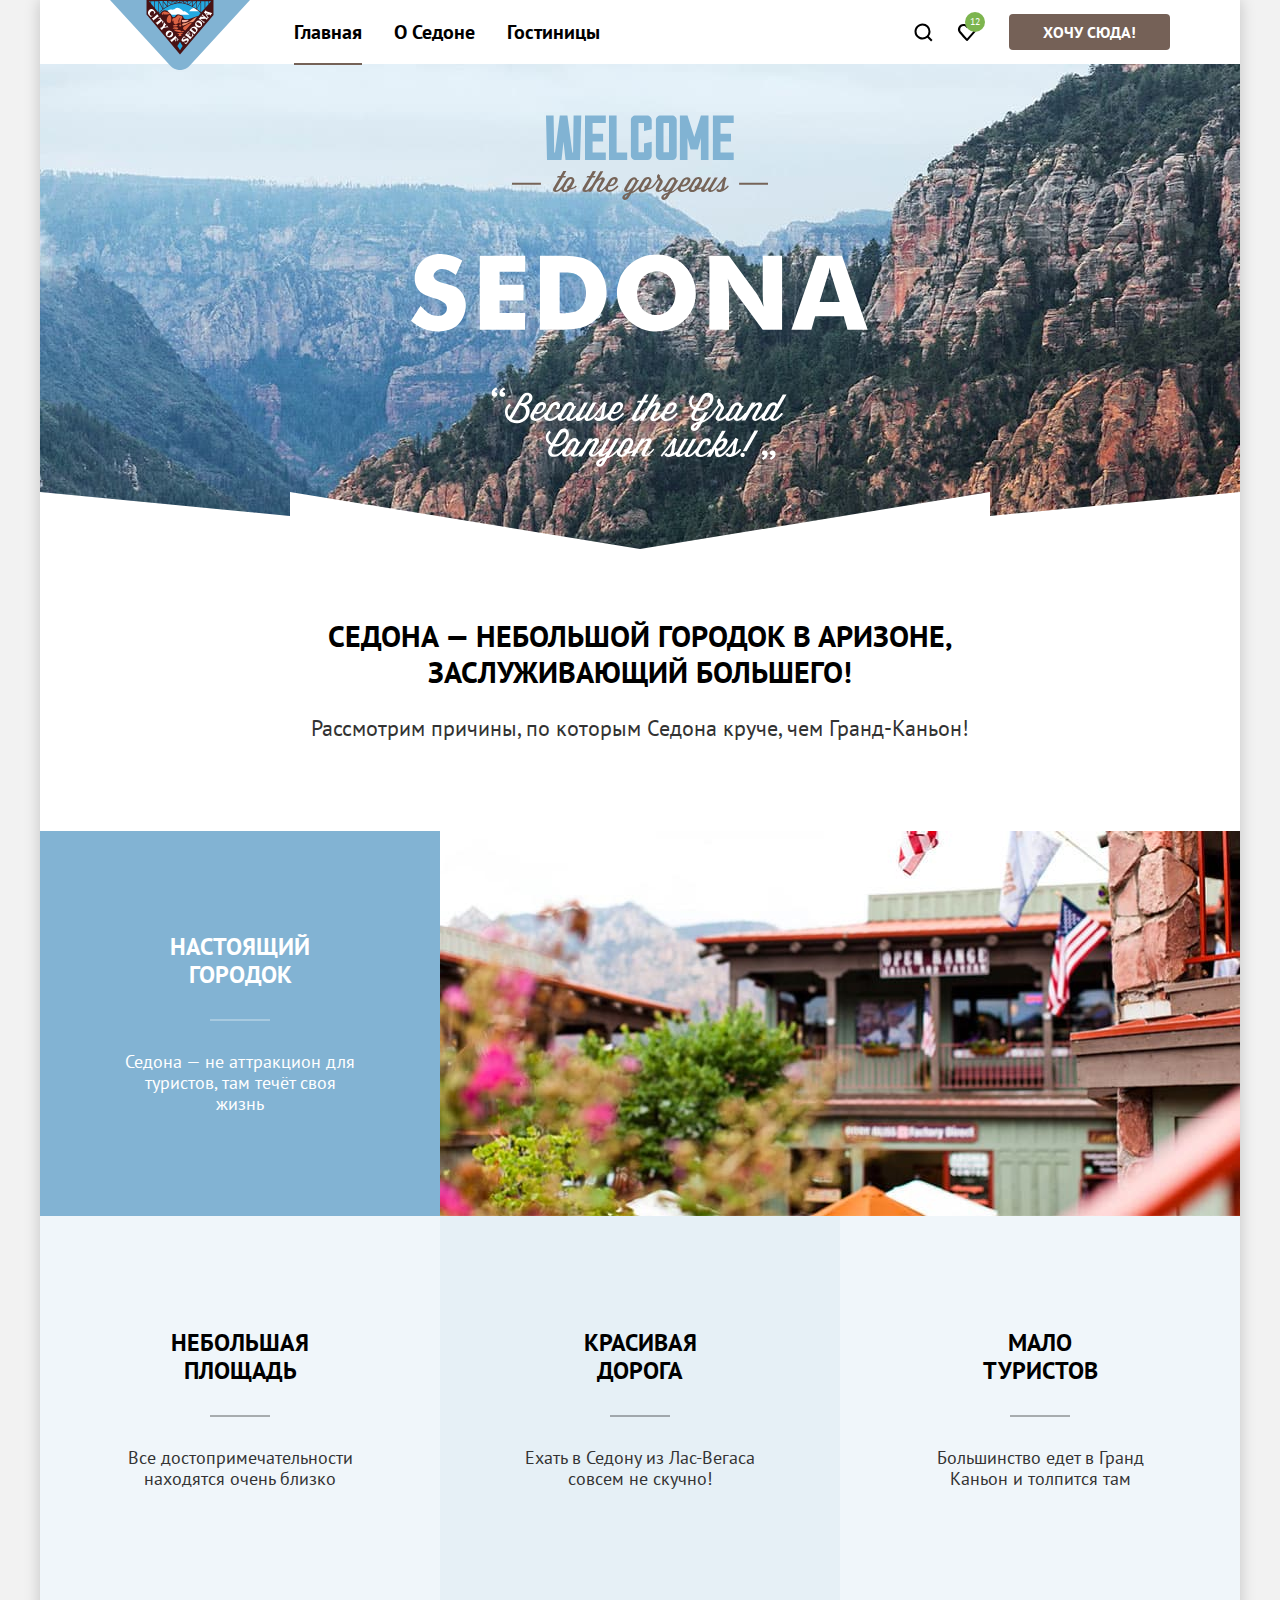
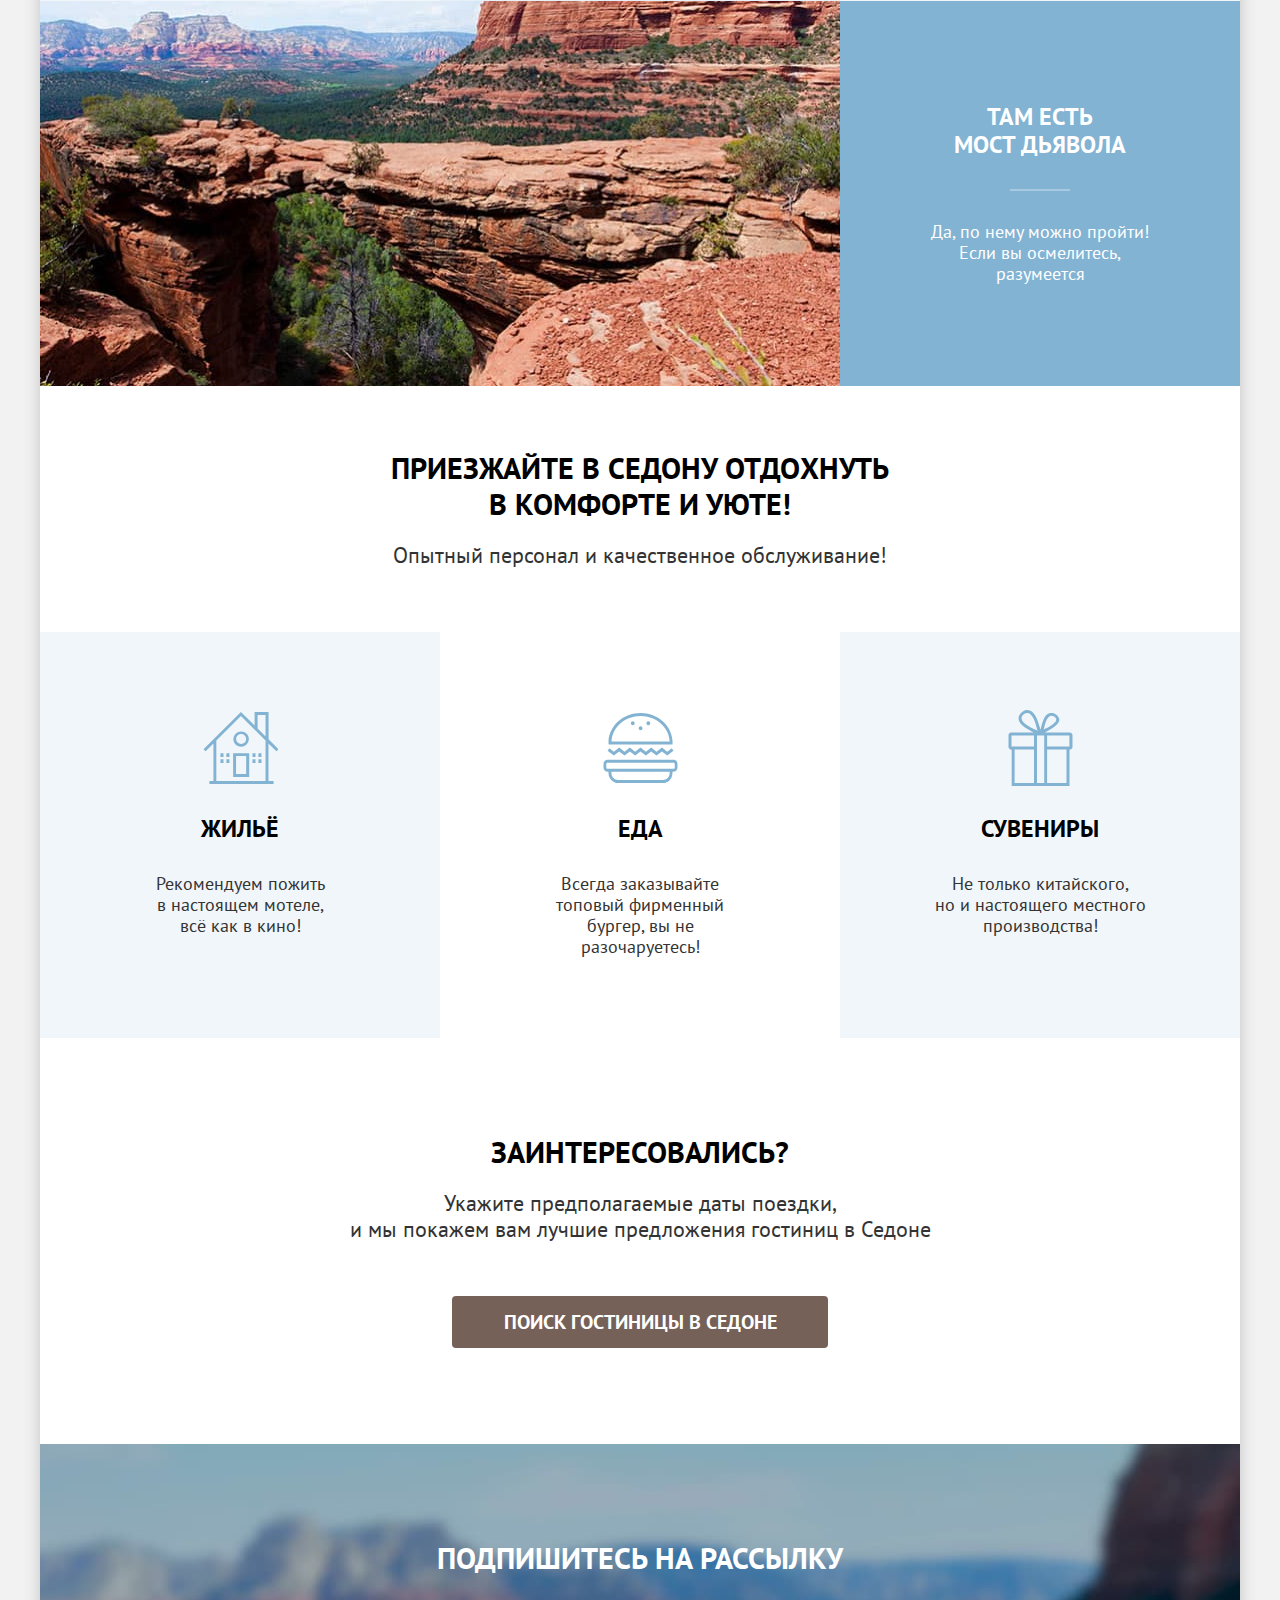
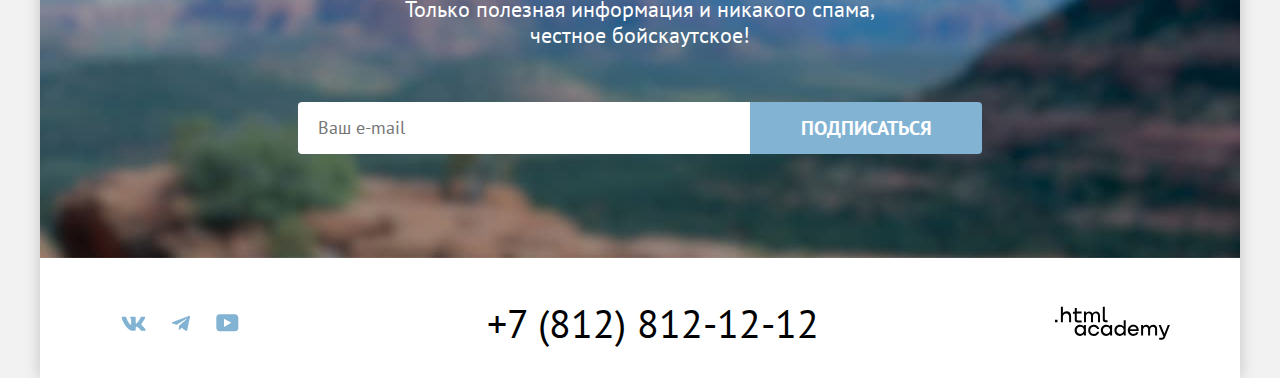
<file: index.html>
<!DOCTYPE html>
<html lang="ru">

  <head>
    <meta charset="utf-8">
    <title>HTML Academy: Седона</title>
    <link rel="stylesheet" href="styles/styles.css">
    <link rel="icon" href="favicon.ico" sizes="32x32">
  </head>

  <body>
    <header data-test="header">
      <nav class="main-nav">
        <a class="navigation-logo" href="index.html">
          <img class="logo" src="images/logo.svg" width="140" height="70" alt="Логотип города Седона">
        </a>
        <ul class="navigation-list">
          <li>
            <a class="navigation-link current-link">Главная</a>
          </li>
          <li>
            <a class="navigation-link" href="#">О Седоне</a>
          </li>
          <li>
            <a class="navigation-link" href="catalog.html">Гостиницы</a>
          </li>
        </ul>
        <ul class="navigation-user-list">
          <li>
            <a class="navigation-user-link" href="#">
              <svg class="navigation-icon" xmlns="http://www.w3.org/2000/svg" aria-hidden="true" focusable="false"
                width="20" height="20" fill="none" viewBox="0 0 20 20">
                <path fill="#000"
                  d="m19.5 18-3.7-3.67c1-1.3 1.7-2.98 1.7-4.87a8 8 0 0 0-8-7.96c-4.4 0-8 3.68-8 8.06a8 8 0 0 0 12.9 6.26l3.7 3.68 1.4-1.5Zm-10-2.48a6 6 0 0 1-6-5.96 6 6 0 0 1 12 0 6 6 0 0 1-6 5.96Z" />
              </svg>
              <span class="visually-hidden">Поиск</span>
            </a>
          </li>
          <li>
            <a class="navigation-user-link" href="#">
              <svg class="navigation-icon" xmlns="http://www.w3.org/2000/svg" width="20" height="20" fill="none"
                viewBox="0 0 20 20">
                <path fill="#000"
                  d="M9.9 19a.9.9 0 0 1-.8-.4c-5.4-6.1-6.7-7.5-7-7.9A5.4 5.4 0 0 1 6.5 2C7.8 2 9 2.5 10 3.3a5.46 5.46 0 0 1 9 4.1c0 1.3-.5 2.5-1.3 3.4l-7 7.9c-.2.2-.4.3-.8.3Zm-6-9.5c.3.4 3.5 4 6.1 6.9l6.2-7c.5-.5.7-1.2.7-2 0-1.8-1.5-3.3-3.3-3.3-1 0-2 .5-2.7 1.3-.3.3-.6.4-.9.4-.3 0-.6-.2-.8-.4-.7-.8-1.7-1.3-2.7-1.3-1.8 0-3.3 1.5-3.3 3.3-.1.9.3 1.6.7 2.1-.1 0-.1 0 0 0Z" />
              </svg>
              <span class="visually-hidden">Избранное</span>
              <span class="favorites-quantity">12</span>
            </a>
          </li>
          <li>
            <a class="navigation-user-link navigation-user-buttton" href="#">Хочу сюда!</a>
          </li>
        </ul>
      </nav>
    </header>
    <main class="main-container" data-test="main">
      <section class="hero" data-test="hero">
        <h1 class="visually-hidden hero-title">Седона</h1>
        <img class="hero-img" src="images/welcome.svg" width="458" height="352"
          alt="Добро пожаловать в великолепный город Седона">
      </section>
      <section class="advantages" data-test="advantages">
        <h2 class="advantages-title">Седона — небольшой городок в Аризоне,<br> заслуживающий большего!</h2>
        <p class="advantages-paragraph">Рассмотрим причины, по которым Седона круче, чем Гранд-Каньон!</p>
        <ul class="advantages-list">
          <li class="advantages-item-flex">
            <div class="advantages-item">
              <h3 class="advantages-item-title">Настоящий городок</h3>
              <p class="advantages-item-paragraph item-paragraph-white">Седона — не аттракцион для туристов, там течёт
                своя жизнь</p>
            </div>
            <img class="advantages-img" src="images/advantages-city.jpg" width="800" height="385"
              alt="Красивый город Седона">
          </li>
          <li class="advantages-item">
            <h3 class="advantages-item-title">Небольшая площадь</h3>
            <p class="advantages-item-paragraph">Все достопримечательности <br> находятся очень близко</p>
          </li>
          <li class="advantages-item">
            <h3 class="advantages-item-title">Красивая <br> дорога</h3>
            <p class="advantages-item-paragraph">Ехать в Седону из Лас-Вегаса <br> совсем не скучно!</p>
          </li>
          <li class="advantages-item">
            <h3 class="advantages-item-title">Мало <br> туристов</h3>
            <p class="advantages-item-paragraph">Большинство едет в Гранд <br> Каньон и толпится там</p>
          </li>
          <li class="advantages-item-flex">
            <img class="advantages-img" src="images/advantages-bridge.jpg" width="800" height="385" alt="Гранд Каньон">
            <div class="advantages-item">
              <h3 class="advantages-item-title">Там есть <br> мост дьявола</h3>
              <p class="advantages-item-paragraph item-paragraph-white">Да, по нему можно пройти! Если вы осмелитесь,
                разумеется</p>
            </div>
          </li>
        </ul>
      </section>
      <section class="service" data-test="service">
        <h2 class="service-title">Приезжайте в Седону отдохнуть в комфорте и уюте!</h2>
        <p class="service-paragraph">Опытный персонал и качественное обслуживание!</p>
        <ul class="services-list">
          <li class="services-item">
            <h3 class="services-item-title apartment">Жильё</h3>
            <p class="services-item-paragraph">Рекомендуем пожить <br> в настоящем мотеле, <br> всё как в кино!</p>
          </li>
          <li class="services-item">
            <h3 class="services-item-title food">Еда</h3>
            <p class="services-item-paragraph">Всегда заказывайте <br> топовый фирменный бургер, вы не разочаруетесь!
            </p>
          </li>
          <li class="services-item">
            <h3 class="services-item-title souvenir">Сувениры</h3>
            <p class="services-item-paragraph">Не только китайского, <br> но и настоящего местного производства!</p>
          </li>
        </ul>
      </section>
      <section class="hotel-search" data-test="search">
        <h2 class="search-title">Заинтересовались?</h2>
        <p class="search-paragraph">Укажите предполагаемые даты поездки,<br>и мы покажем вам лучшие предложения
          гостиниц в Седоне</p>
        <button class="hotel-search-button" type="button">Поиск гостиницы в Седоне</button>
      </section>
      <section class="subscribe" data-test="subscribe">
        <h2 class="subscribe-title">Подпишитесь на рассылку</h2>
        <p class="subscribe-paragraph">Только полезная информация и никакого спама,<br> честное бойскаутское!</p>
        <form class="subscribe-group" action="https://echo.htmlacademy.ru" method="post">
          <label class="visually-hidden" for="input-email">Ваш e-mail</label>
          <input class="input-email" type="email" name="user-mail" placeholder="Ваш e-mail" id="input-email" required>
          <button class="subscribe-button" type="submit">Подписаться</button>
        </form>
      </section>
    </main>
    <footer class="page-footer" data-test="footer">
      <div class="page-footer-container">
        <ul class="footer-social-list">
          <li class="footer-social-item">
            <a class="social-link social-link-vk" href="https://vk.com/htmlacademy">
              <svg xmlns="http://www.w3.org/2000/svg" aria-hidden="true" focusable="false" width="25" height="15"
                fill="none" viewBox="0 0 25 15">
                <path fill="#83B3D3" fill-rule="evenodd"
                  d="M24.12 1.8c.16-.54 0-.94-.8-.94H20.7c-.67 0-.98.34-1.15.73 0 0-1.33 3.2-3.22 5.27-.61.6-.9.8-1.23.8-.16 0-.41-.2-.41-.75v-5.1c0-.66-.19-.95-.74-.95H9.82c-.42 0-.67.3-.67.59 0 .62.95.76 1.04 2.51v3.8c0 .83-.15.98-.48.98-.9 0-3.06-3.2-4.34-6.88-.25-.72-.5-1-1.18-1H1.57c-.75 0-.9.34-.9.73 0 .68.89 4.07 4.14 8.55 2.17 3.06 5.23 4.72 8 4.72 1.68 0 1.88-.37 1.88-1v-2.32c0-.74.16-.88.7-.88.38 0 1.05.19 2.6 1.66 1.79 1.75 2.08 2.54 3.08 2.54h2.63c.75 0 1.12-.37.9-1.1-.23-.72-1.08-1.77-2.2-3.02-.62-.71-1.54-1.48-1.82-1.86-.39-.5-.28-.71 0-1.15 0 0 3.2-4.42 3.54-5.93Z"
                  clip-rule="evenodd" />
              </svg>
              <span class="visually-hidden">Вконтакте</span>
            </a>
          </li>
          <li class="footer-social-item">
            <a class="social-link social-link-telegram" href="https://t.me/htmlacademy">
              <svg xmlns="http://www.w3.org/2000/svg" aria-hidden="true" focusable="false" width="18" height="17"
                fill="none" viewBox="0 0 18 17">
                <path fill="#83B3D3"
                  d="M16.79.96.84 7.1c-1.09.44-1.08 1.05-.2 1.32l4.1 1.28 9.47-5.98c.44-.27.85-.13.52.17l-7.68 6.93-.28 4.22c.41 0 .6-.2.83-.41l1.99-1.94 4.13 3.06c.77.42 1.31.2 1.5-.71l2.72-12.8c.28-1.1-.43-1.61-1.16-1.28Z" />
              </svg>
              <span class="visually-hidden">Telegram</span>
            </a>
          </li>
          <li class="footer-social-item">
            <a class="social-link social-link-youtube" href="https://www.youtube.com/user/htmlacademyru">
              <svg xmlns="http://www.w3.org/2000/svg" aria-hidden="true" focusable="false" width="23" height="18"
                fill="none" viewBox="0 0 23 18">
                <path fill="#83B3D3"
                  d="M18.94.36H3.51C1.65.36.33 1.95.33 3.76v10.09c0 1.91 1.32 3.5 3.18 3.5h15.65c1.64 0 3.17-1.59 3.17-3.4V3.76c-.22-1.8-1.53-3.4-3.39-3.4ZM7.99 12.89V4.82l7.34 4.04-7.34 4.03Z" />
              </svg>
              <span class="visually-hidden">Youtube</span>
            </a>
          </li>
        </ul>
        <a class="footer-telephone" href="tel:+78121212">+7 (812) 812-12-12</a>
        <a class="footer-logo-link" href="https://htmlacademy.ru/intensive/htmlcss">
          <svg xmlns="http://www.w3.org/2000/svg" aria-hidden="true" focusable="false" width="115" height="34"
            fill="none" viewBox="0 0 115 34">
            <path fill="#000"
              d="M0 13.72v2.6h2.5v-2.6H0ZM11.6 5.32c-1.6 0-2.8.7-3.6 1.7h-.1V.82h-2v15.5h2v-5.3c0-2.1 1.3-3.6 3.3-3.6 1.8 0 2.9 1.4 2.9 3.2v5.7h2v-6.1c.1-3-1.8-4.9-4.5-4.9ZM26.6 5.62h-4.8v-3.7h-2v3.8h-1.9v2h1.9v6c0 1.7 1 2.7 2.7 2.7h4.1v-2h-3.7c-.7 0-1.1-.4-1.1-1.1v-5.7h4.8v-2ZM41.1 5.42c-1.6 0-2.9.8-3.5 2.1h-.1c-.6-1.2-1.8-2.1-3.4-2.1-1.4 0-2.5.8-3.1 1.8h-.1v-1.6H29v10.6h2v-5.4c0-2 1-3.5 2.6-3.5 1.5 0 2.4 1 2.4 2.6v6.3h2v-5.6c0-2.4 1.4-3.3 2.6-3.3 1.5 0 2.4 1 2.4 2.6v6.3h2v-6.5c.1-2.5-1.4-4.3-3.9-4.3ZM47.8 13.52c0 1.7 1 2.7 2.8 2.7h2v-2h-1.7c-.7 0-1.1-.4-1.1-1.1V.82h-2v12.7ZM28.9 20.52c-.9-1.1-2.2-1.8-3.9-1.8-3.1 0-5.4 2.3-5.4 5.6s2.3 5.6 5.4 5.6c1.8 0 3-.8 3.8-1.9h.1v1.6h2v-10.6h-2v1.5Zm-3.6 7.4c-2.2 0-3.6-1.6-3.6-3.6s1.4-3.6 3.6-3.6 3.6 1.6 3.6 3.6c0 1.9-1.4 3.6-3.6 3.6ZM44.2 22.82c-.5-2.4-2.6-4.1-5.4-4.1a5.4 5.4 0 0 0-5.6 5.6c0 3.1 2.2 5.6 5.6 5.6 2.8 0 4.9-1.8 5.4-4.2h-2.1a3.4 3.4 0 0 1-3.3 2.3c-2.2 0-3.6-1.6-3.6-3.6s1.4-3.6 3.6-3.6c1.6 0 2.8 1 3.3 2.2h2.1v-.2ZM55.1 20.52c-.9-1.1-2.2-1.8-3.9-1.8-3.1 0-5.4 2.3-5.4 5.6s2.3 5.6 5.4 5.6c1.8 0 3-.8 3.8-1.9h.1v1.6h2v-10.6h-2v1.5Zm-3.6 7.4c-2.2 0-3.6-1.6-3.6-3.6s1.4-3.6 3.6-3.6 3.6 1.6 3.6 3.6c0 1.9-1.5 3.6-3.6 3.6ZM68.7 20.62c-.9-1.1-2.2-1.9-3.9-1.9-3.1 0-5.4 2.3-5.4 5.6s2.2 5.6 5.4 5.6c1.7 0 3-.8 3.8-1.8h.1v1.5h2v-15.4h-2v6.4Zm-3.6 7.3c-2.2 0-3.6-1.6-3.6-3.6s1.4-3.6 3.6-3.6 3.6 1.6 3.6 3.6c-.1 2-1.5 3.6-3.6 3.6ZM78.3 18.72c-3.3 0-5.5 2.5-5.5 5.6 0 3 2.1 5.6 5.5 5.6 2.5 0 4.5-1.3 5.2-3.6h-2.1c-.5 1-1.6 1.6-3 1.6-1.9 0-3.3-1.3-3.4-2.9h8.8c.2-3.6-2-6.3-5.5-6.3Zm0 1.9c1.7 0 3 1 3.3 2.6h-6.5c.3-1.5 1.5-2.6 3.2-2.6ZM98.2 18.72c-1.6 0-2.9.8-3.6 2h-.1c-.6-1.2-1.8-2-3.4-2-1.4 0-2.5.7-3.1 1.8v-1.5h-1.9v10.6h2v-5.4c0-2 1-3.4 2.6-3.5 1.5 0 2.4 1 2.4 2.6v6.3h2v-5.6c0-2.4 1.4-3.3 2.6-3.3 1.5 0 2.4 1 2.4 2.6v6.3h2v-6.5c.1-2.6-1.4-4.4-3.9-4.4ZM109.4 27.82l-3.6-8.9h-2.2l4.8 11.6c-.3.9-.7 1.2-1.7 1.2h-2.5v2h2.5c1.8 0 2.8-.8 3.5-2.6l4.7-12.2h-2.1l-3.4 8.9Z" />
          </svg>
        </a>
      </div>
    </footer>
    <div class="modal-container modal-container-close">
      <div class="modal modal-search">
        <section class="modal-content">
          <h2 class="modal-title">Поиск гостиницы в Седоне</h2>
          <form class="search-form" action="https://echo.htmlacademy.ru" method="post">
            <p class="check-in-group">
              <label for="check-in">Дата Заезда:</label>
              <input class="field check-in-field" type="text" id="check-in" name="check-in" value="27 апреля 2020"
                placeholder="Укажите дату" required>
              <span class="field-status error-status">Мы не можем отправить вас в прошлое.</span>
            </p>
            <p class="check-out-group">
              <label for="check-out">Дата Выезда:</label>
              <input class="field check-out-field" type="text" id="check-out" name="check-out" value="1 сентября 2023"
                placeholder="Укажите дату" required>
              <span class="field-status">На эти даты есть свободные номера. Пока есть.</span>
            </p>
            <div class="members-quantity">
              <p class="adults-group">
                <label class="adults-label" for="adults">Взрослые:</label>
                <button class="minus-button" type="button">
                  <svg class="minus-icon" xmlns="http://www.w3.org/2000/svg" aria-hidden="true" focusable="false"
                    width="20" height="20" fill="none" viewBox="0 0 20 20">
                    <path fill="#756157" fill-opacity=".3" d="M3 9v2h14V9H3Z" />
                  </svg>
                  <span class="visually-hidden">Уменьшить количество взрослых</span>
                </button>
                <input class="quantity-field adults-quantity" type="number" id="adults" name="adults-quantity" value="2"
                  placeholder="0" required>
                <button class="plus-button" type="button">
                  <svg class="plus-icon" xmlns="http://www.w3.org/2000/svg" aria-hidden="true" focusable="false"
                    width="20" height="20" fill="none" viewBox="0 0 20 20">
                    <path fill="#756157" fill-opacity=".3" d="M17 9h-6V3H9v6H3v2h6v6h2v-6h6V9Z" />
                  </svg>
                  <span class="visually-hidden">Увеличить количество взрослых</span>
                </button>
              </p>
              <p class="child-group">
                <label class="child-label" for="child">Дети:</label>
                <span class="tooltip">
                  <button class="tooltip-toggle" type="button" aria-labelledby="tooltip-label-date">
                    <svg xmlns="http://www.w3.org/2000/svg" aria-hidden="true" focusable="false" width="2" height="12"
                      fill="none" viewBox="0 0 2 12">
                      <path fill="#fff" fill-rule="evenodd" d="M0 0h2v2H0V0Zm2 12H0V3h2v9Z" clip-rule="evenodd" />
                    </svg>
                  </button>
                  <span class="tooltip-text" role="tooltip" id="tooltip-label-date">Укажите количество детей, которые
                    будут с вами, возраст которых от 6 до 18 лет. Дети до 6 лет размещаются бесплатно.</span>
                </span>
                <button class="minus-button" type="button">
                  <svg class="minus-icon" xmlns="http://www.w3.org/2000/svg" aria-hidden="true" focusable="false"
                    width="20" height="20" fill="none" viewBox="0 0 20 20">
                    <path fill="#756157" fill-opacity=".3" d="M3 9v2h14V9H3Z" />
                  </svg>
                  <span class="visually-hidden">Уменьшить количество детей</span>
                </button>
                <input class="quantity-field child-quantity" type="number" id="child" name="child-quantity" value="2"
                  placeholder="0">
                <button class="plus-button" type="button">
                  <svg class="plus-icon" xmlns="http://www.w3.org/2000/svg" aria-hidden="true" focusable="false"
                    width="20" height="20" fill="none" viewBox="0 0 20 20">
                    <path fill="#756157" fill-opacity=".3" d="M17 9h-6V3H9v6H3v2h6v6h2v-6h6V9Z" />
                  </svg>
                  <span class="visually-hidden">Увеличить количество детей</span>
                </button>
              </p>
            </div>
            <button class="sarch-form-button" type="submit">Найти</button>
          </form>
        </section>
        <button class="modal-close-button" type="button">
          <span class="visually-hidden">Закрыть</span>
        </button>
      </div>
    </div>
  </body>

</html>
</file>
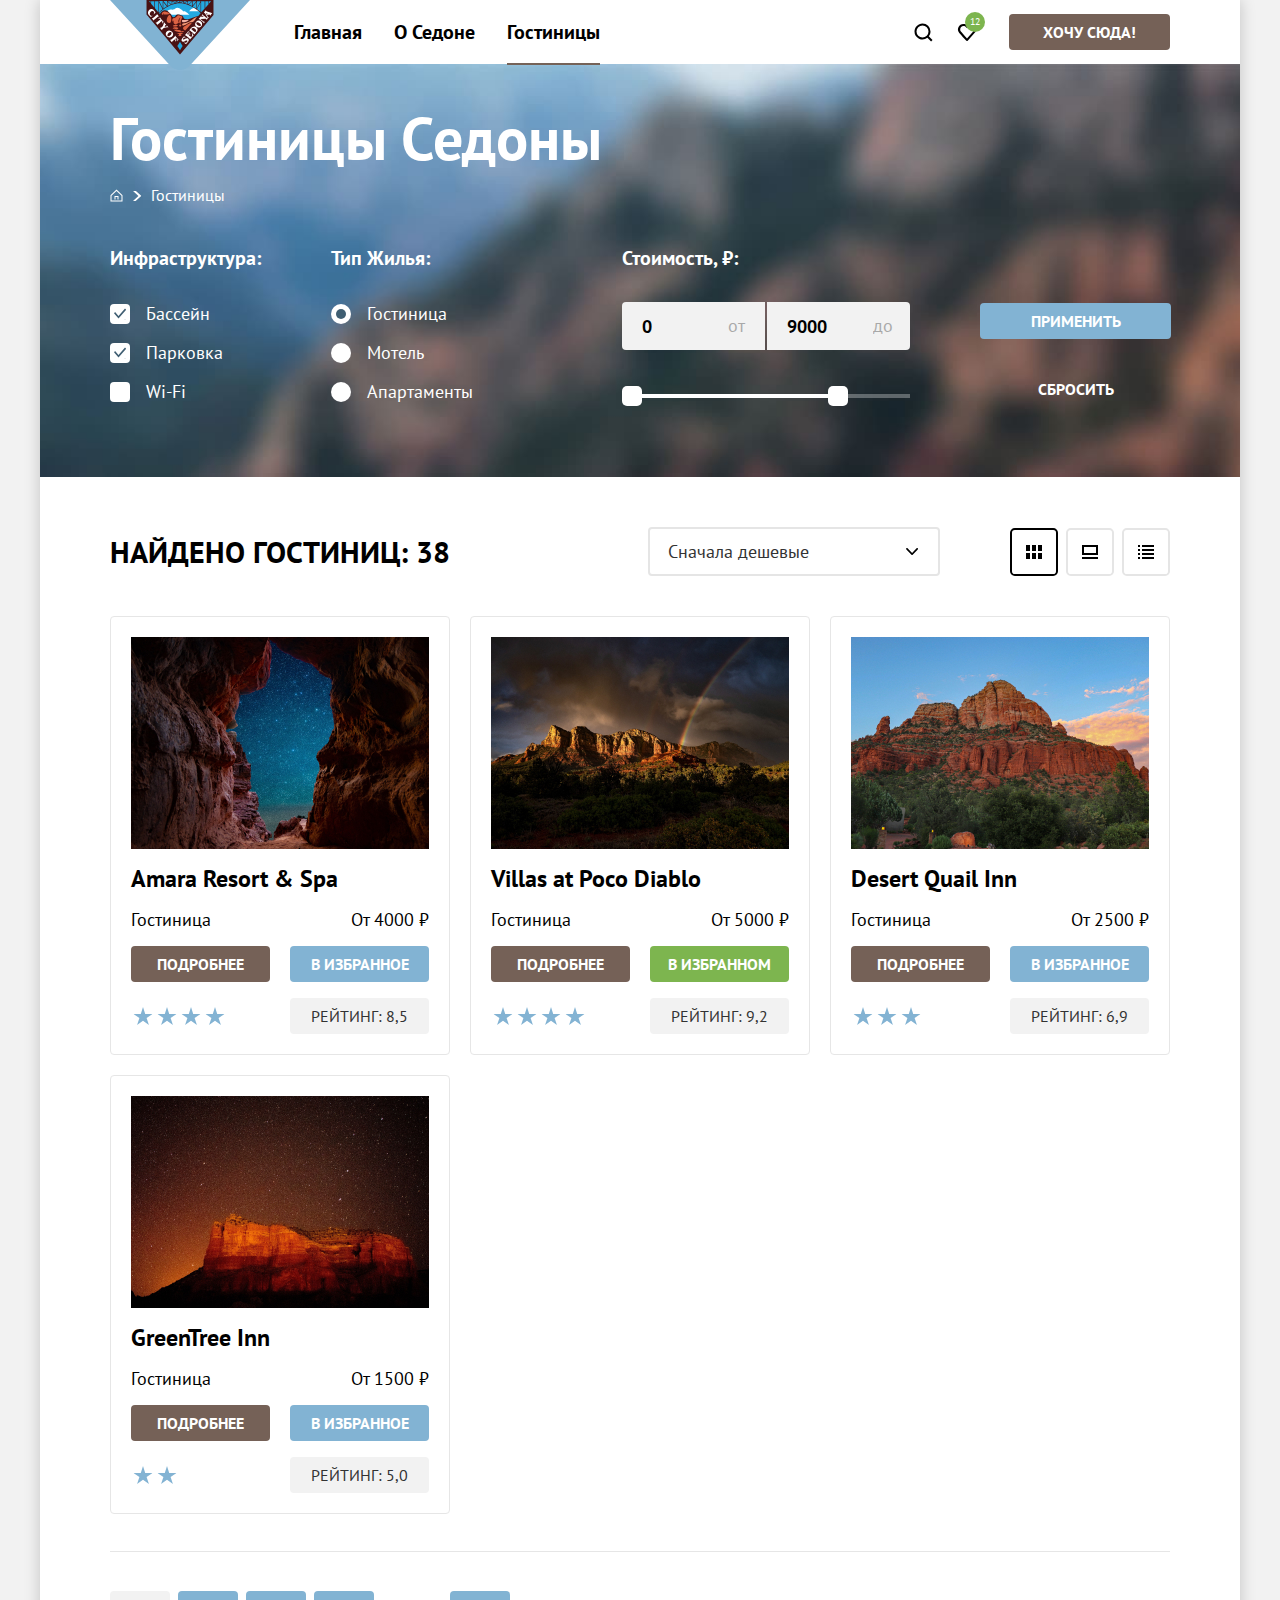
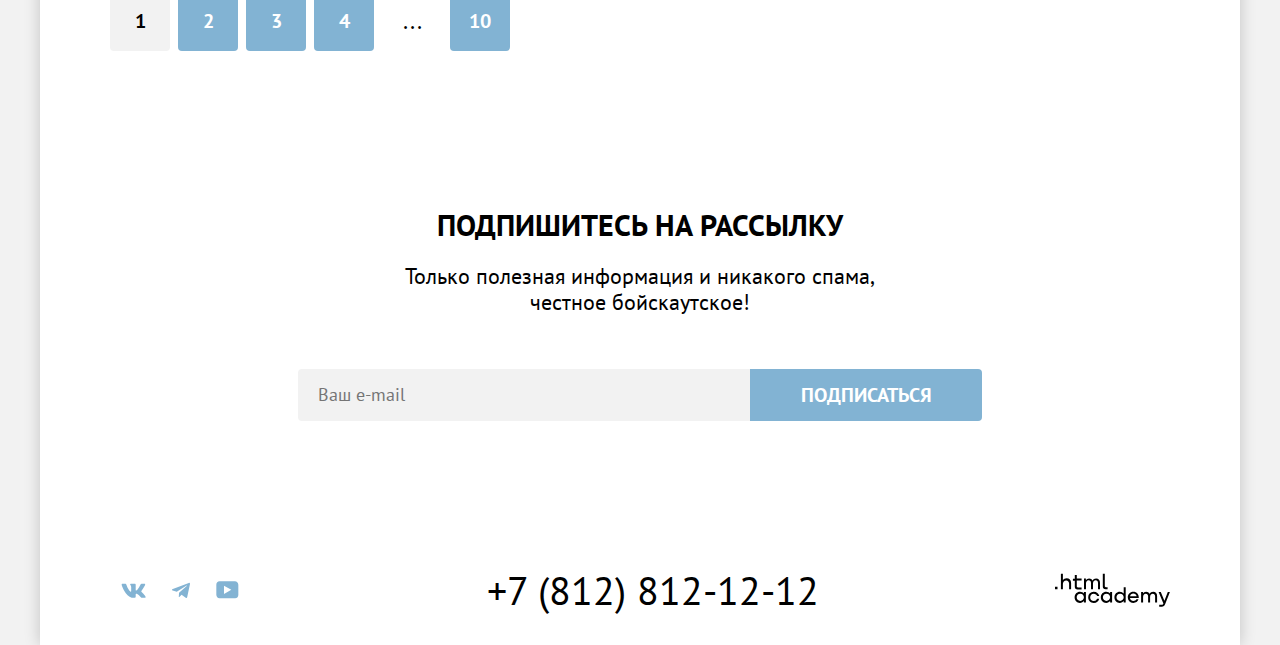
<file: catalog.html>
<!DOCTYPE html>
<html lang="ru">

  <head>
    <meta charset="UTF-8">
    <title>HTML Academy: Гостинницы Седоны</title>
    <link rel="icon" href="favicon.ico" sizes="32x32">
    <link rel="stylesheet" href="styles/styles.css">
  </head>

  <body>
    <header data-test="header">
      <nav class="main-nav">
        <a class="navigation-logo" href="index.html">
          <img class="logo" src="images/logo.svg" width="140" height="70" alt="Логотип города Седона">
        </a>
        <ul class="navigation-list">
          <li>
            <a class="navigation-link" href="index.html">Главная</a>
          </li>
          <li>
            <a class="navigation-link" href="#">О Седоне</a>
          </li>
          <li>
            <a class="navigation-link current-link">Гостиницы</a>
          </li>
        </ul>
        <ul class="navigation-user-list">
          <li>
            <a class="navigation-user-link" href="#">
              <svg class="navigation-icon" xmlns="http://www.w3.org/2000/svg" aria-hidden="true" focusable="false"
                width="20" height="20" fill="none" viewBox="0 0 20 20">
                <path fill="#000"
                  d="m19.5 18-3.7-3.67c1-1.3 1.7-2.98 1.7-4.87a8 8 0 0 0-8-7.96c-4.4 0-8 3.68-8 8.06a8 8 0 0 0 12.9 6.26l3.7 3.68 1.4-1.5Zm-10-2.48a6 6 0 0 1-6-5.96 6 6 0 0 1 12 0 6 6 0 0 1-6 5.96Z" />
              </svg>
              <span class="visually-hidden">Поиск</span>
            </a>
          </li>
          <li>
            <a class="navigation-user-link" href="#">
              <svg class="navigation-icon" xmlns="http://www.w3.org/2000/svg" width="20" height="20" fill="none"
                viewBox="0 0 20 20">
                <path fill="#000"
                  d="M9.9 19a.9.9 0 0 1-.8-.4c-5.4-6.1-6.7-7.5-7-7.9A5.4 5.4 0 0 1 6.5 2C7.8 2 9 2.5 10 3.3a5.46 5.46 0 0 1 9 4.1c0 1.3-.5 2.5-1.3 3.4l-7 7.9c-.2.2-.4.3-.8.3Zm-6-9.5c.3.4 3.5 4 6.1 6.9l6.2-7c.5-.5.7-1.2.7-2 0-1.8-1.5-3.3-3.3-3.3-1 0-2 .5-2.7 1.3-.3.3-.6.4-.9.4-.3 0-.6-.2-.8-.4-.7-.8-1.7-1.3-2.7-1.3-1.8 0-3.3 1.5-3.3 3.3-.1.9.3 1.6.7 2.1-.1 0-.1 0 0 0Z" />
              </svg>
              <span class="visually-hidden">Избранное</span>
              <span class="favorites-quantity">12</span>
            </a>
          </li>
          <li class="navigation-user-item">
            <a class="navigation-user-link navigation-user-buttton" href="#">Хочу сюда!</a>
          </li>
        </ul>
      </nav>
    </header>
    <main class="main-container" data-test="main">
      <div class="background-group">
        <header>
          <h1 class="main-title">Гостиницы Седоны</h1>
          <ol class="breadcrumbs-list">
            <li class="breadcrumbs-item">
              <span class="visually-hidden">Главная</span>
              <a class="breadcrumbs-link to-main" href="index.html"></a>
            </li>
            <li class="breadcrumbs-item">
              <a class="breadcrumbs-link breadcrumbs-current-link">Гостиницы</a>
            </li>
          </ol>
        </header>
        <section class="filter" data-test="filter">
          <h2 class="visually-hidden">Фильтры для поиска гостиницы</h2>
          <form class="filter-form" action="https://echo.htmlacademy.ru" method="get">
            <fieldset class="filter-form-group">
              <legend class="filter-title">Инфраструктура:</legend>
              <label class="filter-item">
                <input class="control-input" type="checkbox" name="pool" checked>
                <span class="control-label">Бассейн</span>
              </label>
              <label class="filter-item">
                <input class="control-input checkbox" type="checkbox" name="parking" checked>
                <span class="control-label">Парковка</span>
              </label>
              <label class="filter-item">
                <input class="control-input checkbox" type="checkbox" name="wifi">
                <span class="control-label">Wi-Fi</span>
              </label>
            </fieldset>
            <fieldset class="filter-form-group">
              <legend class="filter-title">Тип Жилья:</legend>
              <label class="filter-item">
                <input class="circle-input" type="radio" name="house-type" value="hotel" checked>
                <span class="control-label">Гостиница</span>
              </label>
              <label class="filter-item">
                <input class="circle-input" type="radio" name="house-type" value="motel">
                <span class="control-label">Мотель</span>
              </label>
              <label class="filter-item">
                <input class="circle-input" type="radio" name="house-type" value="apartments">
                <span class="control-label">Апартаменты</span>
              </label>
            </fieldset>
            <fieldset class="filter-form-group">
              <legend class="filter-title">Стоимость, ₽:</legend>
              <div class="range-wrapper-inputs">
                <label class="catalog-filter-label">
                  <span class="input-text">от</span>
                  <input class="range-input left-input" type="number" value="0" name="min-price" placeholder="0">
                </label>
                <label class="catalog-filter-label">
                  <span class="input-text">до</span>
                  <input class="range-input right-input" type="number" value="9000" name="max-price" placeholder="9000">
                </label>
              </div>
              <div class="range">
                <div class="range-scale">
                  <div class="range-bar" style="left: 0; width: 226px;">
                    <button type="button" class="range-toogle toogle-min">
                      <span class="visually-hidden">Ползунок для регуляции минимальной цены</span>
                    </button>
                    <button type="button" class="range-toogle toogle-max">
                      <span class="visually-hidden">Ползунок для регуляции максимальной цены</span>
                    </button>
                  </div>
                </div>
              </div>
            </fieldset>
            <div class="form-buttons">
              <button class="form-submit" type="submit">Применить</button>
              <button class="form-reset" type="reset">Сбросить</button>
            </div>
          </form>
        </section>
      </div>
      <section class="catalog-result" data-test="catalog">
        <div class="catalog-result-header">
          <h2 class="catalog-result-title">Найдено гостиниц:
            <span class="search-result">38</span>
          </h2>
          <select class="sorting" aria-label="Сортировка">
            <option value="cheap">Сначала дешевые</option>
            <option value="exspensive">Сначала дорогие</option>
            <option value="popular">Сначала популярные</option>
          </select>
          <ul class="result-view-list">
            <li class="catalog-view-item">
              <a class="sort-button cards-view current-view" href="catalog.html?view=card">
                <svg xmlns="http://www.w3.org/2000/svg" width="16" height="14" fill="none" viewBox="0 0 16 14">
                  <g fill="#000" clip-path="url(#a)">
                    <path d="M4 0H0v6h4V0ZM16 0h-4v6h4V0ZM10 0H6v6h4V0ZM4 8H0v6h4V8ZM16 8h-4v6h4V8ZM10 8H6v6h4V8Z" />
                  </g>
                  <defs>
                    <clipPath id="ab">
                      <path fill="#fff" d="M0 0h16v14H0z" />
                    </clipPath>
                  </defs>
                </svg>
                <span class="visually-hidden">Показать крупными карточками</span>
              </a>
            </li>
            <li class="catalog-view-item">
              <a class="sort-button title-view" href="catalog.html?view=tile">
                <svg xmlns="http://www.w3.org/2000/svg" width="16" height="14" fill="none" viewBox="0 0 16 14">
                  <g fill="#000" clip-path="url(#a)">
                    <path d="M16 12H0v2h16v-2ZM14 2v6H2V2h12Zm2-2H0v10h16V0Z" />
                  </g>
                  <defs>
                    <clipPath id="ag">
                      <path fill="#fff" d="M0 0h16v14H0z" />
                    </clipPath>
                  </defs>
                </svg>
                <span class="visually-hidden">Показать заголовками</span>
              </a>
            </li>
            <li class="catalog-view-item">
              <a class="sort-button list-view" href="catalog.html?view=list">
                <svg xmlns="http://www.w3.org/2000/svg" width="16" height="14" fill="none" viewBox="0 0 16 14">
                  <path fill="#000"
                    d="M2 0H0v2h2V0ZM16 0H4v2h12V0ZM2 4H0v2h2V4ZM16 4H4v2h12V4ZM2 8H0v2h2V8ZM16 8H4v2h12V8ZM2 12H0v2h2v-2ZM16 12H4v2h12v-2Z" />
                </svg>
                <span class="visually-hidden">Показать списком</span>
              </a>
            </li>
          </ul>
        </div>
        <div class="product-cards-list">
          <article class="product-card">
            <a class="card-link-img" href="#">
              <img class="product-card-img" src="images/catalog/amara-resort.jpg" width="300" height="212"
                alt="гостиница Amara Resort & Spa">
            </a>
            <a class="card-link-tittle" href="#">
              <h3 class="product-card-tittle">Amara Resort & Spa</h3>
            </a>
            <span class="product-house-type">Гостиница</span>
            <span class="product-price">От 4000 ₽</span>
            <a class="more-detailes-link" href="#">Подробнее</a>
            <button class="product-favorit-button" type="button">В избранное</button>
            <span class="stars four-stars">
              <span class="visually-hidden">4 звезды</span>
            </span>
            <span class="product-rating">Рейтинг: 8,5</span>
          </article>
          <article class="product-card">
            <a class="card-link-img" href="#">
              <img class="product-card-img" src="images/catalog/villas-at-poco.jpg" width="300" height="212"
                alt="гостиница Villas at Poco Diablo">
            </a>
            <a class="card-link-tittle" href="#">
              <h3 class="product-card-tittle">Villas at Poco Diablo</h3>
            </a>
            <span class="product-house-type">Гостиница</span>
            <span class="product-price">От 5000 ₽</span>
            <a class="more-detailes-link" href="#">Подробнее</a>
            <button class="product-favorit-button favorite" type="button">В Избранном</button>
            <span class="stars four-stars">
              <span class="visually-hidden">4 звезды</span>
            </span>
            <span class="product-rating">Рейтинг: 9,2</span>
          </article>
          <article class="product-card">
            <a class="card-link-img" href="#">
              <img class="product-card-img" src="images/catalog/desert-quail-inn.jpg" width="300" height="212"
                alt="гостиница Desert Quail Inn">
            </a>
            <a class="card-link-tittle" href="#">
              <h3 class="product-card-tittle">Desert Quail Inn</h3>
            </a>
            <span class="product-house-type">Гостиница</span>
            <span class="product-price">От 2500 ₽</span>
            <a class="more-detailes-link" href="#">Подробнее</a>
            <button class="product-favorit-button" type="button">В Избранное</button>
            <span class="stars three-stars">
              <span class="visually-hidden">3 звезды</span>
            </span>
            <span class="product-rating">Рейтинг: 6,9</span>
          </article>
          <article class="product-card">
            <a class="card-link-img" href="#">
              <img class="product-card-img" src="images/catalog/greentree-inn.jpg" width="300" height="212"
                alt="гостиница GreenTree Inn">
            </a>
            <a class="card-link-tittle" href="#">
              <h3 class="product-card-tittle">GreenTree Inn</h3>
            </a>
            <span class="product-house-type">Гостиница</span>
            <span class="product-price">От 1500 ₽</span>
            <a class="more-detailes-link" href="#">Подробнее</a>
            <button class="product-favorit-button" type="button">В Избранное</button>
            <span class="stars two-stars">
              <span class="visually-hidden">2 звезды</span>
            </span>
            <span class="product-rating">Рейтинг: 5,0</span>
          </article>
        </div>
        <ul class="pagination-list">
          <li class="pagination-item pagination-item-current">
            <a class="pagination-link pagination-current">1</a>
          </li>
          <li class="pagination-item">
            <a class="pagination-link" href="#">2</a>
          </li>
          <li class="pagination-item">
            <a class="pagination-link" href="#">3</a>
          </li>
          <li class="pagination-item">
            <a class="pagination-link" href="#">4</a>
          </li>
          <li class="pagination-item pagination-short-item">
            <a class="pagination-link pagination-short">...</a>
          </li>
          <li class="pagination-item">
            <a class="pagination-link" href="#">10</a>
          </li>
        </ul>
      </section>
      <section class="catalog-subscribe" data-test="subscribe">
        <h2 class="catalog-subscribe-title">Подпишитесь на рассылку</h2>
        <p class="catalog-subscribe-paragraph">Только полезная информация и никакого спама,<br> честное бойскаутское!
        </p>
        <form class="subscribe-group" action="https://echo.htmlacademy.ru" method="post">
          <label class="visually-hidden" for="input-email">Ваш e-mail</label>
          <input class="input-email input-email-catalog" type="email" name="user-mail" placeholder="Ваш e-mail"
            id="input-email" required>
          <button class="subscribe-button" type="submit">Подписаться</button>
        </form>
      </section>
    </main>
    <footer class="page-footer" data-test="footer">
      <div class="page-footer-container">
        <ul class="footer-social-list">
          <li class="footer-social-item">
            <a class="social-link social-link-vk" href="https://vk.com/htmlacademy">
              <svg xmlns="http://www.w3.org/2000/svg" aria-hidden="true" focusable="false" width="25" height="15"
                fill="none" viewBox="0 0 25 15">
                <path fill="#83B3D3" fill-rule="evenodd"
                  d="M24.12 1.8c.16-.54 0-.94-.8-.94H20.7c-.67 0-.98.34-1.15.73 0 0-1.33 3.2-3.22 5.27-.61.6-.9.8-1.23.8-.16 0-.41-.2-.41-.75v-5.1c0-.66-.19-.95-.74-.95H9.82c-.42 0-.67.3-.67.59 0 .62.95.76 1.04 2.51v3.8c0 .83-.15.98-.48.98-.9 0-3.06-3.2-4.34-6.88-.25-.72-.5-1-1.18-1H1.57c-.75 0-.9.34-.9.73 0 .68.89 4.07 4.14 8.55 2.17 3.06 5.23 4.72 8 4.72 1.68 0 1.88-.37 1.88-1v-2.32c0-.74.16-.88.7-.88.38 0 1.05.19 2.6 1.66 1.79 1.75 2.08 2.54 3.08 2.54h2.63c.75 0 1.12-.37.9-1.1-.23-.72-1.08-1.77-2.2-3.02-.62-.71-1.54-1.48-1.82-1.86-.39-.5-.28-.71 0-1.15 0 0 3.2-4.42 3.54-5.93Z"
                  clip-rule="evenodd" />
              </svg>
              <span class="visually-hidden">Вконтакте</span>
            </a>
          </li>
          <li class="footer-social-item">
            <a class="social-link social-link-telegram" href="https://t.me/htmlacademy">
              <svg xmlns="http://www.w3.org/2000/svg" aria-hidden="true" focusable="false" width="18" height="17"
                fill="none" viewBox="0 0 18 17">
                <path fill="#83B3D3"
                  d="M16.79.96.84 7.1c-1.09.44-1.08 1.05-.2 1.32l4.1 1.28 9.47-5.98c.44-.27.85-.13.52.17l-7.68 6.93-.28 4.22c.41 0 .6-.2.83-.41l1.99-1.94 4.13 3.06c.77.42 1.31.2 1.5-.71l2.72-12.8c.28-1.1-.43-1.61-1.16-1.28Z" />
              </svg>
              <span class="visually-hidden">Telegram</span>
            </a>
          </li>
          <li class="footer-social-item">
            <a class="social-link social-link-youtube" href="https://www.youtube.com/user/htmlacademyru">
              <svg xmlns="http://www.w3.org/2000/svg" aria-hidden="true" focusable="false" width="23" height="18"
                fill="none" viewBox="0 0 23 18">
                <path fill="#83B3D3"
                  d="M18.94.36H3.51C1.65.36.33 1.95.33 3.76v10.09c0 1.91 1.32 3.5 3.18 3.5h15.65c1.64 0 3.17-1.59 3.17-3.4V3.76c-.22-1.8-1.53-3.4-3.39-3.4ZM7.99 12.89V4.82l7.34 4.04-7.34 4.03Z" />
              </svg>
              <span class="visually-hidden">Youtube</span>
            </a>
          </li>
        </ul>
        <a class="footer-telephone" href="tel:+78121212">+7 (812) 812-12-12</a>
        <a class="footer-logo-link" href="https://htmlacademy.ru/intensive/htmlcss">
          <svg xmlns="http://www.w3.org/2000/svg" aria-hidden="true" focusable="false" width="115" height="34"
            fill="none" viewBox="0 0 115 34">
            <path fill="#000"
              d="M0 13.72v2.6h2.5v-2.6H0ZM11.6 5.32c-1.6 0-2.8.7-3.6 1.7h-.1V.82h-2v15.5h2v-5.3c0-2.1 1.3-3.6 3.3-3.6 1.8 0 2.9 1.4 2.9 3.2v5.7h2v-6.1c.1-3-1.8-4.9-4.5-4.9ZM26.6 5.62h-4.8v-3.7h-2v3.8h-1.9v2h1.9v6c0 1.7 1 2.7 2.7 2.7h4.1v-2h-3.7c-.7 0-1.1-.4-1.1-1.1v-5.7h4.8v-2ZM41.1 5.42c-1.6 0-2.9.8-3.5 2.1h-.1c-.6-1.2-1.8-2.1-3.4-2.1-1.4 0-2.5.8-3.1 1.8h-.1v-1.6H29v10.6h2v-5.4c0-2 1-3.5 2.6-3.5 1.5 0 2.4 1 2.4 2.6v6.3h2v-5.6c0-2.4 1.4-3.3 2.6-3.3 1.5 0 2.4 1 2.4 2.6v6.3h2v-6.5c.1-2.5-1.4-4.3-3.9-4.3ZM47.8 13.52c0 1.7 1 2.7 2.8 2.7h2v-2h-1.7c-.7 0-1.1-.4-1.1-1.1V.82h-2v12.7ZM28.9 20.52c-.9-1.1-2.2-1.8-3.9-1.8-3.1 0-5.4 2.3-5.4 5.6s2.3 5.6 5.4 5.6c1.8 0 3-.8 3.8-1.9h.1v1.6h2v-10.6h-2v1.5Zm-3.6 7.4c-2.2 0-3.6-1.6-3.6-3.6s1.4-3.6 3.6-3.6 3.6 1.6 3.6 3.6c0 1.9-1.4 3.6-3.6 3.6ZM44.2 22.82c-.5-2.4-2.6-4.1-5.4-4.1a5.4 5.4 0 0 0-5.6 5.6c0 3.1 2.2 5.6 5.6 5.6 2.8 0 4.9-1.8 5.4-4.2h-2.1a3.4 3.4 0 0 1-3.3 2.3c-2.2 0-3.6-1.6-3.6-3.6s1.4-3.6 3.6-3.6c1.6 0 2.8 1 3.3 2.2h2.1v-.2ZM55.1 20.52c-.9-1.1-2.2-1.8-3.9-1.8-3.1 0-5.4 2.3-5.4 5.6s2.3 5.6 5.4 5.6c1.8 0 3-.8 3.8-1.9h.1v1.6h2v-10.6h-2v1.5Zm-3.6 7.4c-2.2 0-3.6-1.6-3.6-3.6s1.4-3.6 3.6-3.6 3.6 1.6 3.6 3.6c0 1.9-1.5 3.6-3.6 3.6ZM68.7 20.62c-.9-1.1-2.2-1.9-3.9-1.9-3.1 0-5.4 2.3-5.4 5.6s2.2 5.6 5.4 5.6c1.7 0 3-.8 3.8-1.8h.1v1.5h2v-15.4h-2v6.4Zm-3.6 7.3c-2.2 0-3.6-1.6-3.6-3.6s1.4-3.6 3.6-3.6 3.6 1.6 3.6 3.6c-.1 2-1.5 3.6-3.6 3.6ZM78.3 18.72c-3.3 0-5.5 2.5-5.5 5.6 0 3 2.1 5.6 5.5 5.6 2.5 0 4.5-1.3 5.2-3.6h-2.1c-.5 1-1.6 1.6-3 1.6-1.9 0-3.3-1.3-3.4-2.9h8.8c.2-3.6-2-6.3-5.5-6.3Zm0 1.9c1.7 0 3 1 3.3 2.6h-6.5c.3-1.5 1.5-2.6 3.2-2.6ZM98.2 18.72c-1.6 0-2.9.8-3.6 2h-.1c-.6-1.2-1.8-2-3.4-2-1.4 0-2.5.7-3.1 1.8v-1.5h-1.9v10.6h2v-5.4c0-2 1-3.4 2.6-3.5 1.5 0 2.4 1 2.4 2.6v6.3h2v-5.6c0-2.4 1.4-3.3 2.6-3.3 1.5 0 2.4 1 2.4 2.6v6.3h2v-6.5c.1-2.6-1.4-4.4-3.9-4.4ZM109.4 27.82l-3.6-8.9h-2.2l4.8 11.6c-.3.9-.7 1.2-1.7 1.2h-2.5v2h2.5c1.8 0 2.8-.8 3.5-2.6l4.7-12.2h-2.1l-3.4 8.9Z" />
          </svg>
        </a>
      </div>
    </footer>
  </body>

</html>
</file>
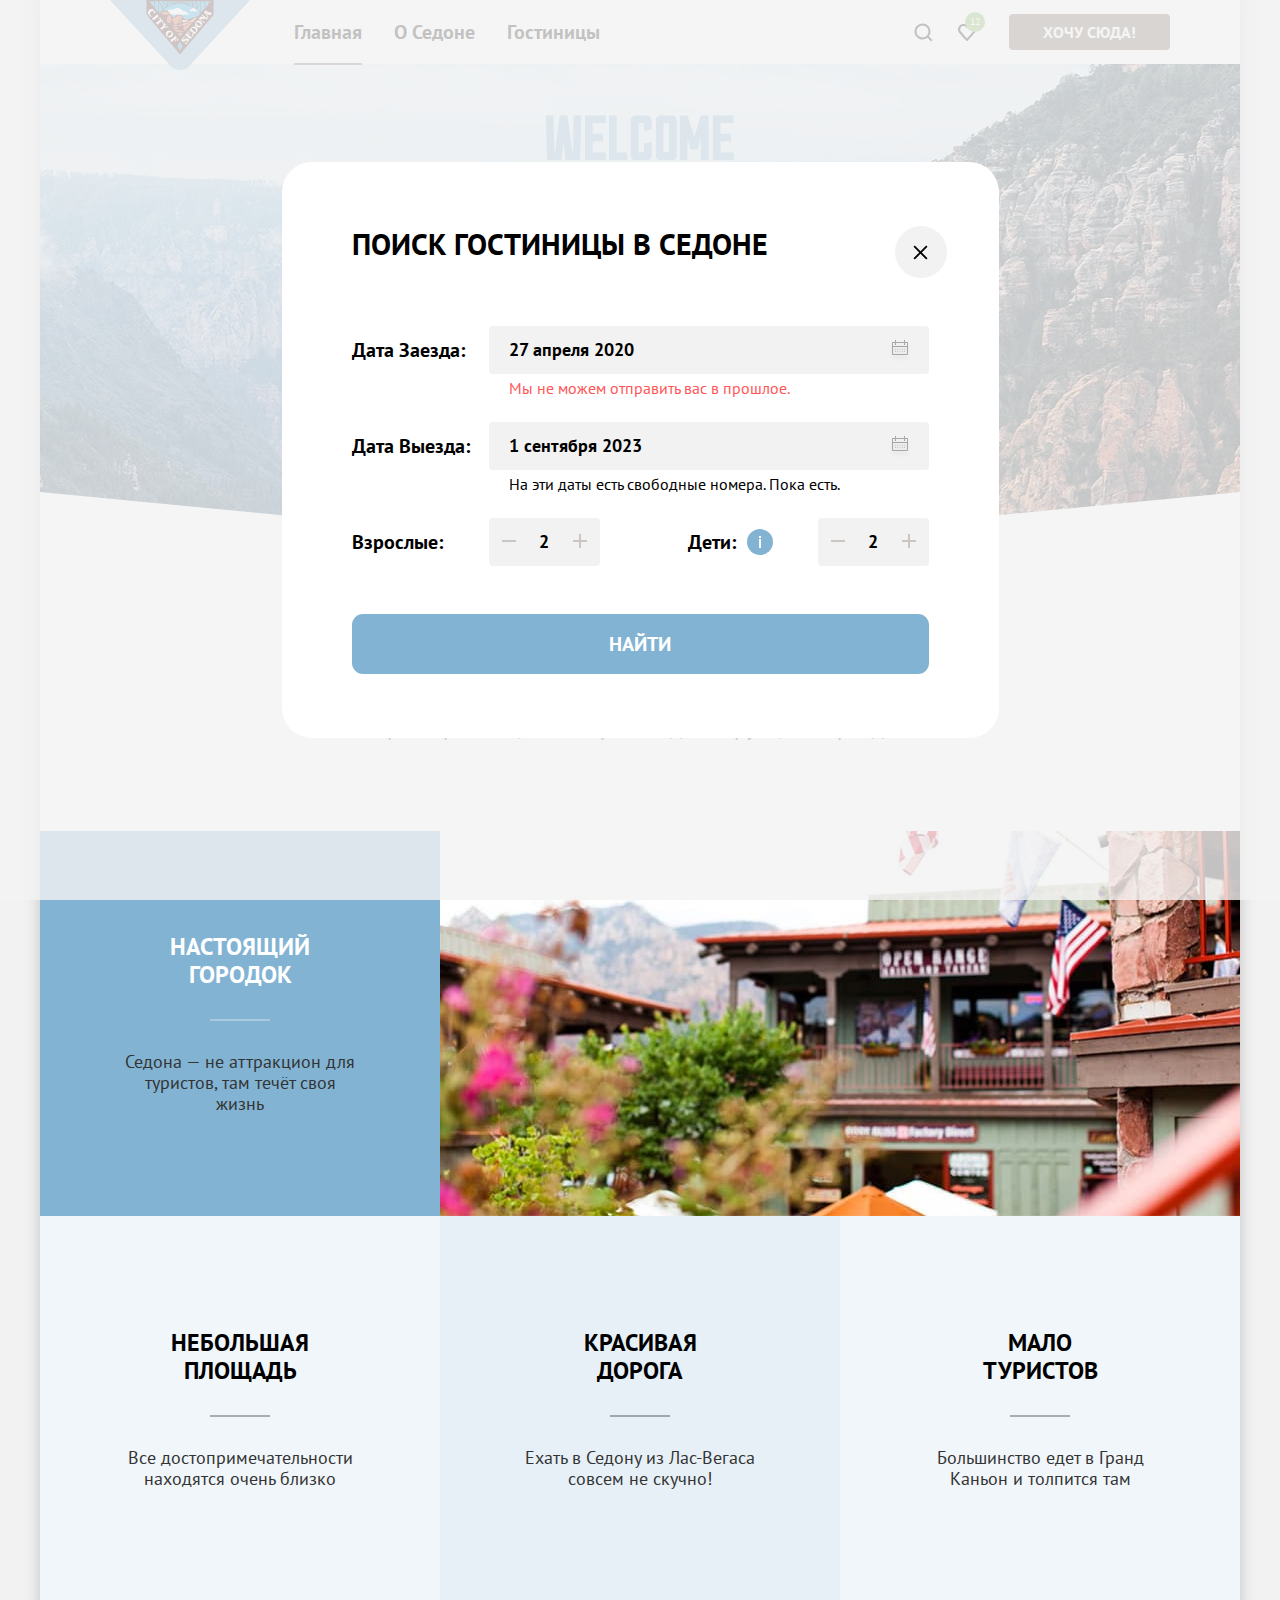
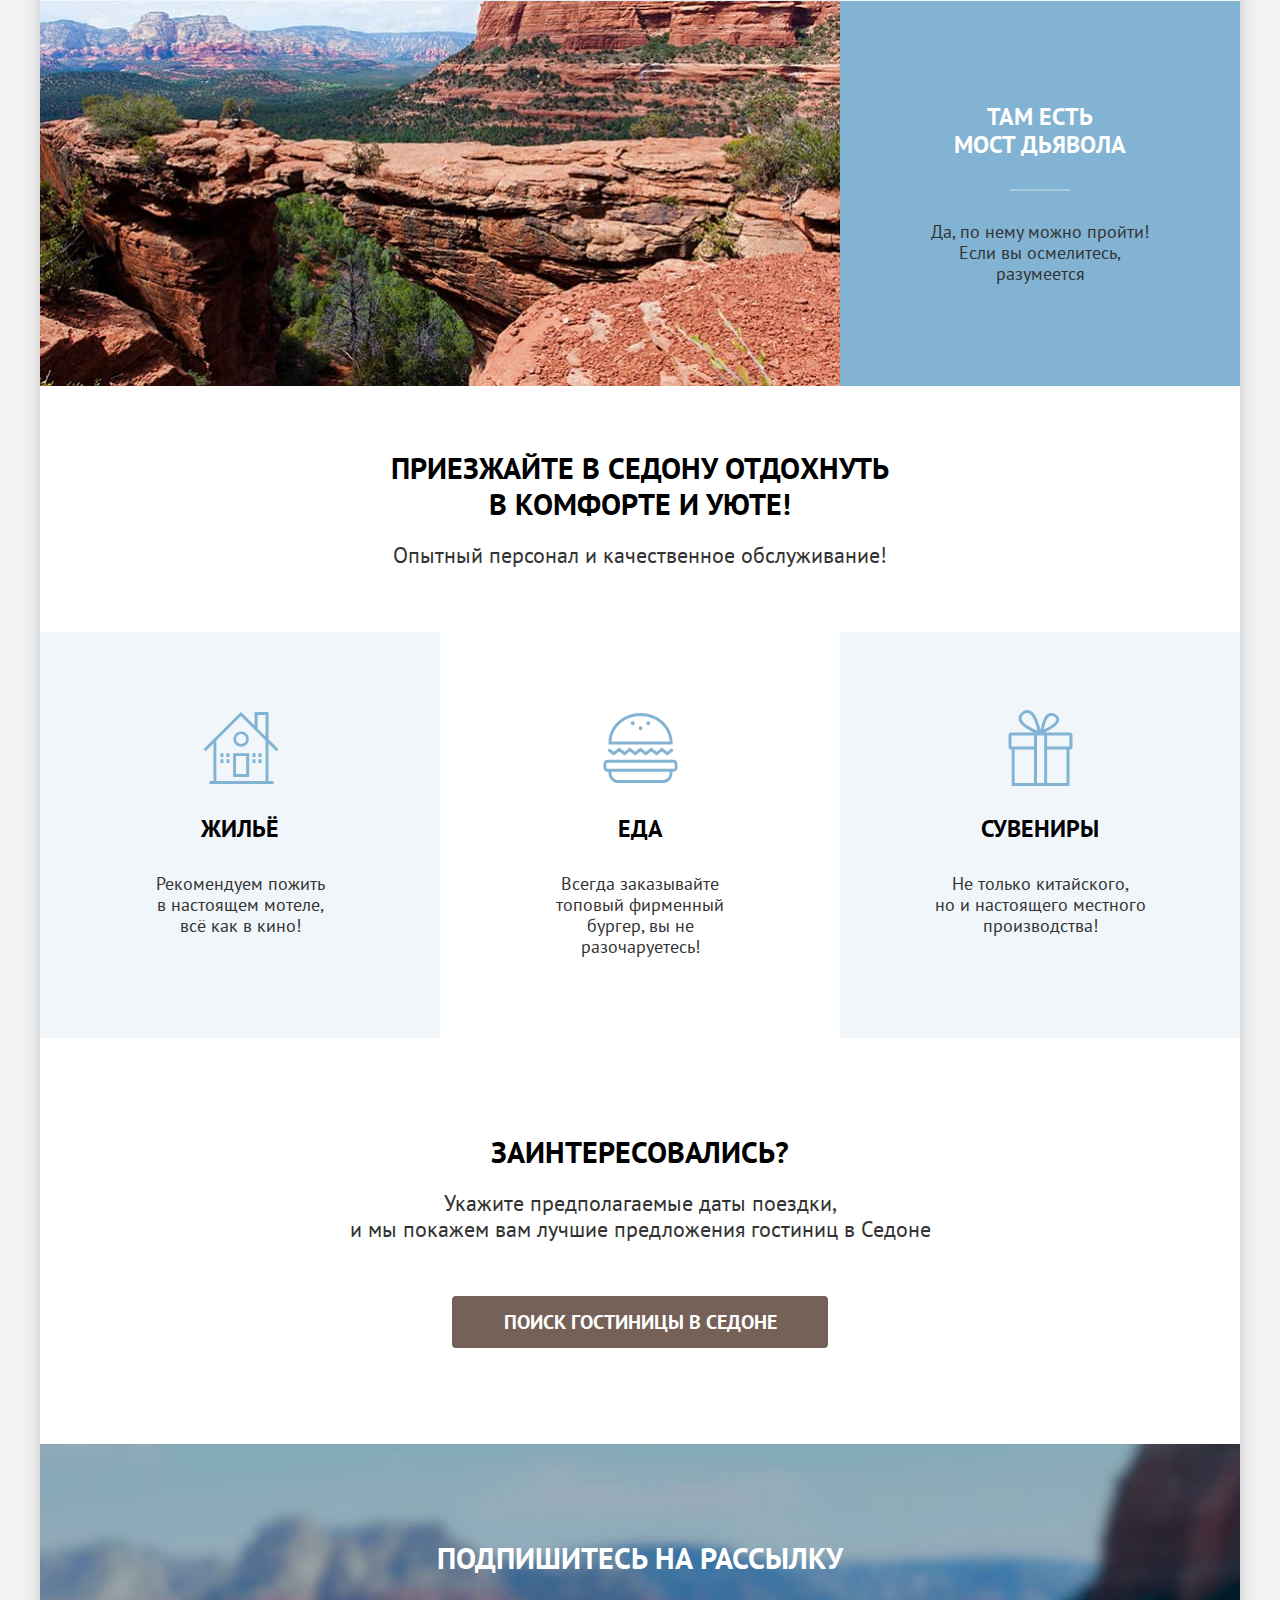
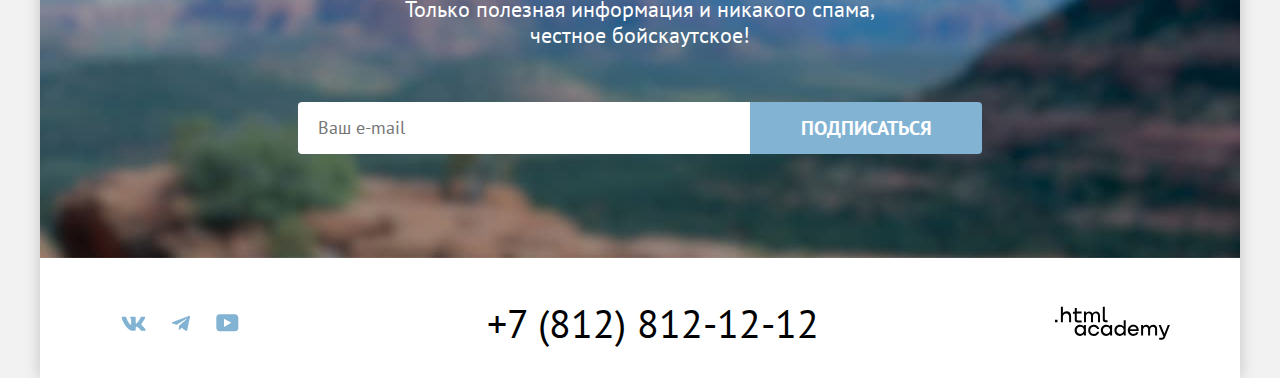
<file: modal.html>
<!DOCTYPE html>
<html lang="ru">

  <head>
    <meta charset="utf-8">
    <title>HTML Academy: Седона</title>
    <link rel="stylesheet" href="styles/styles.css">
    <link rel="icon" href="favicon.ico" sizes="32x32">
  </head>

  <body>
    <header data-test="header">
      <nav class="main-nav">
        <a class="navigation-logo" href="index.html">
          <img class="logo" src="images/logo.svg" width="140" height="70" alt="Логотип города Седона">
        </a>
        <ul class="navigation-list">
          <li>
            <a class="navigation-link current-link">Главная</a>
          </li>
          <li>
            <a class="navigation-link" href="#">О Седоне</a>
          </li>
          <li>
            <a class="navigation-link" href="catalog.html">Гостиницы</a>
          </li>
        </ul>
        <ul class="navigation-user-list">
          <li>
            <a class="navigation-user-link" href="#">
              <svg class="navigation-icon" xmlns="http://www.w3.org/2000/svg" aria-hidden="true" focusable="false"
                width="20" height="20" fill="none" viewBox="0 0 20 20">
                <path fill="#000"
                  d="m19.5 18-3.7-3.67c1-1.3 1.7-2.98 1.7-4.87a8 8 0 0 0-8-7.96c-4.4 0-8 3.68-8 8.06a8 8 0 0 0 12.9 6.26l3.7 3.68 1.4-1.5Zm-10-2.48a6 6 0 0 1-6-5.96 6 6 0 0 1 12 0 6 6 0 0 1-6 5.96Z" />
              </svg>
              <span class="visually-hidden">Поиск</span>
            </a>
          </li>
          <li>
            <a class="navigation-user-link" href="#">
              <svg class="navigation-icon" xmlns="http://www.w3.org/2000/svg" width="20" height="20" fill="none"
                viewBox="0 0 20 20">
                <path fill="#000"
                  d="M9.9 19a.9.9 0 0 1-.8-.4c-5.4-6.1-6.7-7.5-7-7.9A5.4 5.4 0 0 1 6.5 2C7.8 2 9 2.5 10 3.3a5.46 5.46 0 0 1 9 4.1c0 1.3-.5 2.5-1.3 3.4l-7 7.9c-.2.2-.4.3-.8.3Zm-6-9.5c.3.4 3.5 4 6.1 6.9l6.2-7c.5-.5.7-1.2.7-2 0-1.8-1.5-3.3-3.3-3.3-1 0-2 .5-2.7 1.3-.3.3-.6.4-.9.4-.3 0-.6-.2-.8-.4-.7-.8-1.7-1.3-2.7-1.3-1.8 0-3.3 1.5-3.3 3.3-.1.9.3 1.6.7 2.1-.1 0-.1 0 0 0Z" />
              </svg>
              <span class="visually-hidden">Избранное</span>
              <span class="favorites-quantity">12</span>
            </a>
          </li>
          <li>
            <a class="navigation-user-link navigation-user-buttton" href="#">Хочу сюда!</a>
          </li>
        </ul>
      </nav>
    </header>
    <main class="main-container" data-test="main">
      <section class="hero" data-test="hero">
        <h1 class="visually-hidden hero-title">Седона</h1>
        <img class="hero-img" src="images/welcome.svg" width="458" height="352"
          alt="Добро пожаловать в великолепный город Седона">
      </section>
      <section class="advantages" data-test="advantages">
        <h2 class="advantages-title">Седона — небольшой городок в Аризоне,<br> заслуживающий большего!</h2>
        <p class="advantages-paragraph">Рассмотрим причины, по которым Седона круче, чем Гранд-Каньон!</p>
        <ul class="advantages-list">
          <li class="advantages-item-flex">
            <div class="advantages-item">
              <h3 class="advantages-item-title">Настоящий городок</h3>
              <p class="advantages-item-paragraph">Седона — не аттракцион для туристов, там течёт своя жизнь</p>
            </div>
            <img class="advantages-img" src="images/advantages-city.jpg" width="800" height="385"
              alt="Красивый город Седона">
          </li>
          <li class="advantages-item">
            <h3 class="advantages-item-title">Небольшая площадь</h3>
            <p class="advantages-item-paragraph">Все достопримечательности <br> находятся очень близко</p>
          </li>
          <li class="advantages-item">
            <h3 class="advantages-item-title">Красивая <br> дорога</h3>
            <p class="advantages-item-paragraph">Ехать в Седону из Лас-Вегаса <br> совсем не скучно!</p>
          </li>
          <li class="advantages-item">
            <h3 class="advantages-item-title">Мало <br> туристов</h3>
            <p class="advantages-item-paragraph">Большинство едет в Гранд <br> Каньон и толпится там</p>
          </li>
          <li class="advantages-item-flex">
            <img class="advantages-img" src="images/advantages-bridge.jpg" width="800" height="385" alt="Гранд Каньон">
            <div class="advantages-item">
              <h3 class="advantages-item-title">Там есть <br> мост дьявола</h3>
              <p class="advantages-item-paragraph">Да, по нему можно пройти! Если вы осмелитесь, разумеется</p>
            </div>
          </li>
        </ul>
      </section>
      <section class="service" data-test="service">
        <h2 class="service-title">Приезжайте в Седону отдохнуть в комфорте и уюте!</h2>
        <p class="service-paragraph">Опытный персонал и качественное обслуживание!</p>
        <ul class="services-list">
          <li class="services-item">
            <h3 class="services-item-title apartment">Жильё</h3>
            <p class="services-item-paragraph">Рекомендуем пожить <br> в настоящем мотеле, <br> всё как в кино!</p>
          </li>
          <li class="services-item">
            <h3 class="services-item-title food">Еда</h3>
            <p class="services-item-paragraph">Всегда заказывайте <br> топовый фирменный бургер, вы не разочаруетесь!
            </p>
          </li>
          <li class="services-item">
            <h3 class="services-item-title souvenir">Сувениры</h3>
            <p class="services-item-paragraph">Не только китайского, <br> но и настоящего местного производства!</p>
          </li>
        </ul>
      </section>
      <section class="hotel-search" data-test="search">
        <h2 class="search-title">Заинтересовались?</h2>
        <p class="search-paragraph">Укажите предполагаемые даты поездки,<br>и мы покажем вам лучшие предложения
          гостиниц в Седоне</p>
        <button class="hotel-search-button" type="button">Поиск гостиницы в Седоне</button>
      </section>
      <section class="subscribe" data-test="subscribe">
        <h2 class="subscribe-title">Подпишитесь на рассылку</h2>
        <p class="subscribe-paragraph">Только полезная информация и никакого спама,<br> честное бойскаутское!</p>
        <form class="subscribe-group" action="https://echo.htmlacademy.ru" method="post">
          <label class="visually-hidden" for="input-email">Ваш e-mail</label>
          <input class="input-email" type="email" name="user-mail" placeholder="Ваш e-mail" id="input-email" required>
          <button class="subscribe-button" type="submit">Подписаться</button>
        </form>
      </section>
    </main>
    <footer class="page-footer" data-test="footer">
      <div class="page-footer-container">
        <ul class="footer-social-list">
          <li class="footer-social-item">
            <a class="social-link social-link-vk" href="https://vk.com/htmlacademy">
              <svg xmlns="http://www.w3.org/2000/svg" aria-hidden="true" focusable="false" width="25" height="15"
                fill="none" viewBox="0 0 25 15">
                <path fill="#83B3D3" fill-rule="evenodd"
                  d="M24.12 1.8c.16-.54 0-.94-.8-.94H20.7c-.67 0-.98.34-1.15.73 0 0-1.33 3.2-3.22 5.27-.61.6-.9.8-1.23.8-.16 0-.41-.2-.41-.75v-5.1c0-.66-.19-.95-.74-.95H9.82c-.42 0-.67.3-.67.59 0 .62.95.76 1.04 2.51v3.8c0 .83-.15.98-.48.98-.9 0-3.06-3.2-4.34-6.88-.25-.72-.5-1-1.18-1H1.57c-.75 0-.9.34-.9.73 0 .68.89 4.07 4.14 8.55 2.17 3.06 5.23 4.72 8 4.72 1.68 0 1.88-.37 1.88-1v-2.32c0-.74.16-.88.7-.88.38 0 1.05.19 2.6 1.66 1.79 1.75 2.08 2.54 3.08 2.54h2.63c.75 0 1.12-.37.9-1.1-.23-.72-1.08-1.77-2.2-3.02-.62-.71-1.54-1.48-1.82-1.86-.39-.5-.28-.71 0-1.15 0 0 3.2-4.42 3.54-5.93Z"
                  clip-rule="evenodd" />
              </svg>
              <span class="visually-hidden">Вконтакте</span>
            </a>
          </li>
          <li class="footer-social-item">
            <a class="social-link social-link-telegram" href="https://t.me/htmlacademy">
              <svg xmlns="http://www.w3.org/2000/svg" aria-hidden="true" focusable="false" width="18" height="17"
                fill="none" viewBox="0 0 18 17">
                <path fill="#83B3D3"
                  d="M16.79.96.84 7.1c-1.09.44-1.08 1.05-.2 1.32l4.1 1.28 9.47-5.98c.44-.27.85-.13.52.17l-7.68 6.93-.28 4.22c.41 0 .6-.2.83-.41l1.99-1.94 4.13 3.06c.77.42 1.31.2 1.5-.71l2.72-12.8c.28-1.1-.43-1.61-1.16-1.28Z" />
              </svg>
              <span class="visually-hidden">Telegram</span>
            </a>
          </li>
          <li class="footer-social-item">
            <a class="social-link social-link-youtube" href="https://www.youtube.com/user/htmlacademyru">
              <svg xmlns="http://www.w3.org/2000/svg" aria-hidden="true" focusable="false" width="23" height="18"
                fill="none" viewBox="0 0 23 18">
                <path fill="#83B3D3"
                  d="M18.94.36H3.51C1.65.36.33 1.95.33 3.76v10.09c0 1.91 1.32 3.5 3.18 3.5h15.65c1.64 0 3.17-1.59 3.17-3.4V3.76c-.22-1.8-1.53-3.4-3.39-3.4ZM7.99 12.89V4.82l7.34 4.04-7.34 4.03Z" />
              </svg>
              <span class="visually-hidden">Youtube</span>
            </a>
          </li>
        </ul>
        <a class="footer-telephone" href="tel:+78121212">+7 (812) 812-12-12</a>
        <a class="footer-logo-link" href="https://htmlacademy.ru/intensive/htmlcss">
          <svg xmlns="http://www.w3.org/2000/svg" aria-hidden="true" focusable="false" width="115" height="34"
            fill="none" viewBox="0 0 115 34">
            <path fill="#000"
              d="M0 13.72v2.6h2.5v-2.6H0ZM11.6 5.32c-1.6 0-2.8.7-3.6 1.7h-.1V.82h-2v15.5h2v-5.3c0-2.1 1.3-3.6 3.3-3.6 1.8 0 2.9 1.4 2.9 3.2v5.7h2v-6.1c.1-3-1.8-4.9-4.5-4.9ZM26.6 5.62h-4.8v-3.7h-2v3.8h-1.9v2h1.9v6c0 1.7 1 2.7 2.7 2.7h4.1v-2h-3.7c-.7 0-1.1-.4-1.1-1.1v-5.7h4.8v-2ZM41.1 5.42c-1.6 0-2.9.8-3.5 2.1h-.1c-.6-1.2-1.8-2.1-3.4-2.1-1.4 0-2.5.8-3.1 1.8h-.1v-1.6H29v10.6h2v-5.4c0-2 1-3.5 2.6-3.5 1.5 0 2.4 1 2.4 2.6v6.3h2v-5.6c0-2.4 1.4-3.3 2.6-3.3 1.5 0 2.4 1 2.4 2.6v6.3h2v-6.5c.1-2.5-1.4-4.3-3.9-4.3ZM47.8 13.52c0 1.7 1 2.7 2.8 2.7h2v-2h-1.7c-.7 0-1.1-.4-1.1-1.1V.82h-2v12.7ZM28.9 20.52c-.9-1.1-2.2-1.8-3.9-1.8-3.1 0-5.4 2.3-5.4 5.6s2.3 5.6 5.4 5.6c1.8 0 3-.8 3.8-1.9h.1v1.6h2v-10.6h-2v1.5Zm-3.6 7.4c-2.2 0-3.6-1.6-3.6-3.6s1.4-3.6 3.6-3.6 3.6 1.6 3.6 3.6c0 1.9-1.4 3.6-3.6 3.6ZM44.2 22.82c-.5-2.4-2.6-4.1-5.4-4.1a5.4 5.4 0 0 0-5.6 5.6c0 3.1 2.2 5.6 5.6 5.6 2.8 0 4.9-1.8 5.4-4.2h-2.1a3.4 3.4 0 0 1-3.3 2.3c-2.2 0-3.6-1.6-3.6-3.6s1.4-3.6 3.6-3.6c1.6 0 2.8 1 3.3 2.2h2.1v-.2ZM55.1 20.52c-.9-1.1-2.2-1.8-3.9-1.8-3.1 0-5.4 2.3-5.4 5.6s2.3 5.6 5.4 5.6c1.8 0 3-.8 3.8-1.9h.1v1.6h2v-10.6h-2v1.5Zm-3.6 7.4c-2.2 0-3.6-1.6-3.6-3.6s1.4-3.6 3.6-3.6 3.6 1.6 3.6 3.6c0 1.9-1.5 3.6-3.6 3.6ZM68.7 20.62c-.9-1.1-2.2-1.9-3.9-1.9-3.1 0-5.4 2.3-5.4 5.6s2.2 5.6 5.4 5.6c1.7 0 3-.8 3.8-1.8h.1v1.5h2v-15.4h-2v6.4Zm-3.6 7.3c-2.2 0-3.6-1.6-3.6-3.6s1.4-3.6 3.6-3.6 3.6 1.6 3.6 3.6c-.1 2-1.5 3.6-3.6 3.6ZM78.3 18.72c-3.3 0-5.5 2.5-5.5 5.6 0 3 2.1 5.6 5.5 5.6 2.5 0 4.5-1.3 5.2-3.6h-2.1c-.5 1-1.6 1.6-3 1.6-1.9 0-3.3-1.3-3.4-2.9h8.8c.2-3.6-2-6.3-5.5-6.3Zm0 1.9c1.7 0 3 1 3.3 2.6h-6.5c.3-1.5 1.5-2.6 3.2-2.6ZM98.2 18.72c-1.6 0-2.9.8-3.6 2h-.1c-.6-1.2-1.8-2-3.4-2-1.4 0-2.5.7-3.1 1.8v-1.5h-1.9v10.6h2v-5.4c0-2 1-3.4 2.6-3.5 1.5 0 2.4 1 2.4 2.6v6.3h2v-5.6c0-2.4 1.4-3.3 2.6-3.3 1.5 0 2.4 1 2.4 2.6v6.3h2v-6.5c.1-2.6-1.4-4.4-3.9-4.4ZM109.4 27.82l-3.6-8.9h-2.2l4.8 11.6c-.3.9-.7 1.2-1.7 1.2h-2.5v2h2.5c1.8 0 2.8-.8 3.5-2.6l4.7-12.2h-2.1l-3.4 8.9Z" />
          </svg>
        </a>
      </div>
    </footer>
    <div class="modal-container">
      <div class="modal modal-search">
        <section class="modal-content" data-test="modal">
          <h2 class="modal-title">Поиск гостиницы в Седоне</h2>
          <form class="search-form" action="https://echo.htmlacademy.ru" method="post">
            <p class="check-in-group">
              <label for="check-in">Дата Заезда:</label>
              <input class="field check-in-field" type="text" id="check-in" name="check-in" value="27 апреля 2020"
                placeholder="Укажите дату" required>
              <span class="field-status error-status">Мы не можем отправить вас в прошлое.</span>
            </p>
            <p class="check-out-group">
              <label for="check-out">Дата Выезда:</label>
              <input class="field check-out-field" type="text" id="check-out" name="check-out" value="1 сентября 2023"
                placeholder="Укажите дату" required>
              <span class="field-status">На эти даты есть свободные номера. Пока есть.</span>
            </p>
            <div class="members-quantity">
              <p class="adults-group">
                <label class="adults-label" for="adults">Взрослые:</label>
                <button class="minus-button" type="button">
                  <svg class="minus-icon" xmlns="http://www.w3.org/2000/svg" aria-hidden="true" focusable="false"
                    width="20" height="20" fill="none" viewBox="0 0 20 20">
                    <path fill="#756157" fill-opacity=".3" d="M3 9v2h14V9H3Z" />
                  </svg>
                  <span class="visually-hidden">Уменьшить количество взрослых</span>
                </button>
                <input class="quantity-field adults-quantity" type="number" id="adults" name="adults-quantity" value="2"
                  placeholder="0" required>
                <button class="plus-button" type="button">
                  <svg class="plus-icon" xmlns="http://www.w3.org/2000/svg" aria-hidden="true" focusable="false"
                    width="20" height="20" fill="none" viewBox="0 0 20 20">
                    <path fill="#756157" fill-opacity=".3" d="M17 9h-6V3H9v6H3v2h6v6h2v-6h6V9Z" />
                  </svg>
                  <span class="visually-hidden">Увеличить количество взрослых</span>
                </button>
              </p>
              <p class="child-group">
                <label class="child-label" for="child">Дети:</label>
                <span class="tooltip">
                  <button class="tooltip-toggle" type="button" aria-labelledby="tooltip-label-date">
                    <svg xmlns="http://www.w3.org/2000/svg" aria-hidden="true" focusable="false" width="2" height="12"
                      fill="none" viewBox="0 0 2 12">
                      <path fill="#fff" fill-rule="evenodd" d="M0 0h2v2H0V0Zm2 12H0V3h2v9Z" clip-rule="evenodd" />
                    </svg>
                  </button>
                  <span class="tooltip-text" role="tooltip" id="tooltip-label-date">Укажите количество детей, которые
                    будут с вами, возраст которых от 6 до 18 лет. Дети до 6 лет размещаются бесплатно.</span>
                </span>
                <button class="minus-button" type="button">
                  <svg class="minus-icon" xmlns="http://www.w3.org/2000/svg" aria-hidden="true" focusable="false"
                    width="20" height="20" fill="none" viewBox="0 0 20 20">
                    <path fill="#756157" fill-opacity=".3" d="M3 9v2h14V9H3Z" />
                  </svg>
                  <span class="visually-hidden">Уменьшить количество детей</span>
                </button>
                <input class="quantity-field child-quantity" type="number" id="child" name="child-quantity" value="2"
                  placeholder="0">
                <button class="plus-button" type="button">
                  <svg class="plus-icon" xmlns="http://www.w3.org/2000/svg" aria-hidden="true" focusable="false"
                    width="20" height="20" fill="none" viewBox="0 0 20 20">
                    <path fill="#756157" fill-opacity=".3" d="M17 9h-6V3H9v6H3v2h6v6h2v-6h6V9Z" />
                  </svg>
                  <span class="visually-hidden">Увеличить количество детей</span>
                </button>
              </p>
            </div>
            <button class="sarch-form-button" type="submit">Найти</button>
          </form>
        </section>
        <button class="modal-close-button" type="button">
          <span class="visually-hidden">Закрыть</span>
        </button>
      </div>
    </div>
  </body>

</html>
</file>
<file: styles/styles.css>
/*
* Prefixed by https://autoprefixer.github.io
* PostCSS: v8.4.14,
* Autoprefixer: v10.4.7
* Browsers: > 2% and last 1 version
*/

@font-face {
  font-family: "PT Sans";
  font-style: normal;
  font-weight: 400;
  src: url("../fonts/ptsans-400.woff2") format("woff2");
  font-display: swap;
}

@font-face {
  font-family: "PT Sans";
  font-style: normal;
  font-weight: 700;
  src: url("../fonts/ptsans-700.woff2") format("woff2");
  font-display: swap;
}

/* ОБЩЕЕ */

*,
*::before,
*::after {
  box-sizing: border-box;
}

html {
  height: 100%;
  background-color: #f2f2f2;
}

body {
  font-family: "PT Sans", sans-serif;
  font-size: 18px;
  line-height: 21px;
  color: #000000;
  background-color: #ffffff;
  display: flex;
  flex-direction: column;
  min-height: 100%;
  width: 1200px;
  margin: 0 auto;
  box-shadow: 0 0 15px rgba(0, 0, 0, 0.2);
}

.visually-hidden {
  position: absolute;
  width: 1px;
  height: 1px;
  margin: -1px;
  border: 0;
  padding: 0;
  white-space: nowrap;
  -webkit-clip-path: inset(100%);
  clip-path: inset(100%);
  clip: rect(0 0 0 0);
  overflow: hidden;
}

.disabled {
  background-color: #e5e5e5;
  pointer-events: none;
}

/* HEADER */

.main-nav {
  display: flex;
  width: 1060px;
  margin: 0 auto;
  align-items: center;
}

.navigation-logo {
  align-self: flex-start;
  width: 138px;
  margin-right: 30px;
  margin-top: -10px;
  outline: none;
}

.logo {
  position: relative;
  top: 10px;
}

.navigation-logo:hover .logo,
.navigation-logo:focus .logo {
  opacity: 0.5;
}

.navigation-logo:active .logo {
  opacity: 0.8;
}

.navigation-list {
  display: flex;
  flex-wrap: wrap;
  width: 464px;
  margin: 0;
  padding: 0;
  list-style: none;
}

.navigation-link {
  display: block;
  padding: 20px 16px;
  font-family: "PT Sans", sans-serif;
  font-size: 20px;
  font-weight: 700;
  line-height: 24px;
  text-align: center;
  color: #000000;
  background-color: #ffffff;
  text-decoration: none;
  outline: none;
}

.navigation-link:hover,
.navigation-link:focus {
  color: #756157;
}

.navigation-link:active {
  color: rgba(117, 97, 87, 0.3);
}

.current-link {
  padding: 20px 16px 18px 16px;
}

.current-link::after {
  position: relative;
  display: block;
  content: "";
  width: 100%;
  height: 2px;
  background-color: #756257;
  top: 19px;
}

.navigation-user-list {
  display: flex;
  justify-content: flex-end;
  align-items: center;
  flex-wrap: wrap;
  width: 312px;
  margin: 0;
  padding: 0;
  margin-left: auto;
  list-style: none;
}

.navigation-user-link {
  position: relative;
  display: block;
  padding: 22px 12px;
  font-family: "PT Sans", sans-serif;
  font-size: 20px;
  font-weight: 700;
  line-height: 24px;
  text-align: center;
  color: #000000;
  background-color: #ffffff;
  text-decoration: none;
  outline: none;
}

.navigation-icon {
  display: block;
  margin: auto;
}

.navigation-user-link:hover path,
.navigation-user-link:focus path {
  fill: #756157;
}

.navigation-user-link:active path {
  fill: rgba(117, 97, 87, 0.3);
}

.favorites-quantity {
  position: absolute;
  display: block;
  padding: 5px;
  margin: auto;
  min-width: 20px;
  height: 20px;
  color: #ffffff;
  font-size: 10px;
  font-weight: 400;
  line-height: 10px;
  top: 12px;
  right: 4px;
  background-color: #7db54f;
  border-radius: 100vw;
}

.navigation-user-buttton {
  display: block;
  cursor: pointer;
  font-family: "PT Sans", sans-serif;
  font-weight: 700;
  font-size: 16px;
  line-height: 20px;
  color: #ffffff;
  background-color: #756157;
  text-transform: uppercase;
  padding: 8px 34px;
  margin-left: 20px;
  border: none;
  border-radius: 4px;
}

.navigation-user-buttton:hover,
.navigation-user-buttton:focus {
  background-color: #615048;
}

.navigation-user-buttton:active {
  background-color: #756157;
  color: rgba(255, 255, 255, 0.3)
}

.social-link {
  font-family: "PT Sans", sans-serif;
  font-size: 20px;
  font-weight: 700;
  line-height: 24px;
  text-align: center;
  color: #000000;
  background-color: #ffffff;
  text-decoration: none;
}

/* MAIN */

.main-container {
  flex-grow: 1;
}

.hero {
  background-color: #a8d7f7;
  background-image: url("../images/bacground-cut.svg"), url("../images/index-background.jpg");
  background-position: bottom center, center center;
  background-size: 100% auto, cover;
  background-repeat: no-repeat, no-repeat;
  padding: 51px 371px 82px;
  margin-bottom: 69px;
}

.hero-title {
  margin: 0;
}

.hero-img {
  display: block;
  margin: 0 auto;
}

.advantages {
  margin-bottom: 64px;
}

.advantages-title {
  font-weight: 700;
  font-size: 30px;
  line-height: 36px;
  text-align: center;
  text-transform: uppercase;
  margin: 0;
  margin-bottom: 25px;
}

.advantages-paragraph {
  font-size: 22px;
  line-height: 26px;
  text-align: center;
  color: #333333;
  margin: 0;
  margin-bottom: 90px;
}

.advantages-list {
  display: grid;
  grid-template-columns: repeat(3, 1fr);
  grid-template-rows: repeat(3, 1fr);
  margin: 0;
  padding: 0;
  list-style: none;
}

.advantages-item-flex {
  grid-column: 1/4;
  display: flex;
  align-items: center;
}

.advantages-item {
  display: flex;
  flex-direction: column;
  justify-content: center;
  padding: 102px 80px;
}

.advantages-item-title {
  position: relative;
  font-weight: 700;
  font-size: 24px;
  line-height: 28px;
  text-align: center;
  text-transform: uppercase;
  margin: 0;
}

.advantages-item-paragraph {
  color: #333333;
  text-align: center;
  margin: 0;
}

.item-paragraph-white {
  color: #ffffff;
}

.advantages-img {
  height: 100%;
  object-fit: cover;
}

.advantages-item-title:after {
  display: block;
  content: "";
  width: 60px;
  height: 2px;
  background-color: rgba(0, 0, 0, 0.3);
  margin: 30px auto;
}

.advantages-item:first-child .advantages-item-title::after,
.advantages-item:last-child .advantages-item-title::after {
  background-color: rgba(255, 255, 255, 0.3);
}

.services-item {
  padding: 81px 85px;
  padding-top: 183px;
}

.service-title {
  font-weight: 700;
  font-size: 30px;
  line-height: 36px;
  text-transform: uppercase;
  text-align: center;
  width: 505px;
  margin: 0 auto;
}

.service-paragraph {
  font-size: 22px;
  line-height: 26px;
  text-align: center;
  color: #333333;
  margin-top: 20px;
  margin-bottom: 64px;
}

.services-list {
  display: grid;
  grid-template-columns: repeat(3, 1fr);
  margin: 0;
  padding: 0;
  list-style: none;
}

.services-list li:last-child,
.services-list li:first-child {
  background-color: rgba(131, 179, 211, 0.12);
}

.apartment {
  position: relative;
}

.apartment::before {
  content: "";
  position: absolute;
  display: block;
  width: 76px;
  height: 76px;
  background-image: url("../images/apartment.svg");
  background-repeat: no-repeat;
  top: -103px;
  left: 77px;
}

.food {
  position: relative;
}

.food::before {
  content: "";
  position: absolute;
  display: block;
  width: 76px;
  height: 76px;
  background-image: url("../images/food.svg");
  background-repeat: no-repeat;
  top: -103px;
  left: 77px;
}

.souvenir {
  position: relative;
}

.souvenir::before {
  content: "";
  position: absolute;
  display: block;
  width: 76px;
  height: 76px;
  background-image: url("../images/souvenir.svg");
  background-repeat: no-repeat;
  top: -105px;
  left: 77px;
}

.services-item-title {
  font-weight: 700;
  font-size: 24px;
  line-height: 28px;
  text-align: center;
  text-transform: uppercase;
  margin: 0;
  margin-bottom: 30px;
}

.services-item-paragraph {
  color: #333333;
  text-align: center;
  margin: 0;
}

.advantages-list li:first-child {
  color: #ffffff;
  background-color: #82b3d3;
}

.advantages-list li:nth-child(2n) {
  background-color: rgba(131, 179, 211, 0.12);
}

.advantages-list li:nth-child(3n) {
  background-color: rgba(131, 179, 211, 0.2);
}

.advantages-list li:last-child {
  color: #ffffff;
  background-color: #82b3d3;
}

.hotel-search {
  text-align: center;
  padding: 96px 304px;
}

.search-title {
  font-weight: 700;
  font-size: 30px;
  line-height: 36px;
  text-transform: uppercase;
  margin: 0;
  margin-bottom: 20px;
}

.search-paragraph {
  font-size: 22px;
  line-height: 26px;
  text-align: center;
  color: #333333;
  margin: 0;
  margin-bottom: 54px;
}

.subscribe-title {
  font-weight: 700;
  font-size: 30px;
  line-height: 36px;
  color: #ffffff;
  text-transform: uppercase;
  margin: 0;
  margin-bottom: 20px;
}

.subscribe-paragraph {
  font-size: 22px;
  line-height: 26px;
  color: #ffffff;
  text-align: center;
  margin: 0;
  margin-bottom: 54px;
}

.hotel-search-button {
  display: inline-block;
  width: 376px;
  cursor: pointer;
  font-family: "PT Sans", sans-serif;
  font-weight: 700;
  font-size: 20px;
  line-height: 36px;
  color: #ffffff;
  background-color: #756157;
  text-align: center;
  text-transform: uppercase;
  padding: 8px 50px;
  border: none;
  border-radius: 4px;
  outline: none;
}

.hotel-search-button:hover,
.hotel-search-button:focus {
  background-color: #615048;
}

.hotel-search-button:active {
  background-color: #756157;
  color: rgba(255, 255, 255, 0.3)
}

.hotel-search-button:disabled {
  background-color: #e5e5e5;
  pointer-events: none;
}

.subscribe {
  background-color: #a8d7f7;
  background-image: url("../images/subscribe-background.jpg");
  background-position: center center;
  background-size: cover;
  background-repeat: no-repeat;
  padding: 96px 258px 104px;
  text-align: center;
}

.subscribe-group {
  display: grid;
  grid-template-columns: 1fr 1fr;
}


.input-email {
  width: 452px;
  font-family: "PT Sans", sans-serif;
  font-size: 18px;
  line-height: 24px;
  color: #000000;
  padding: 14px 20px;
  border: none;
  border-radius: 4px 0 0 4px;
  outline: none;
}

.input-email-catalog {
  background-color: #f2f2f2;
}

.subscribe-button {
  width: 232px;
  display: block;
  cursor: pointer;
  font-family: "PT Sans", sans-serif;
  font-weight: 700;
  font-size: 20px;
  line-height: 36px;
  color: #ffffff;
  background-color: #82b3d3;
  text-align: center;
  text-transform: uppercase;
  padding: 8px 50px 8px 50px;
  border: none;
  border-top-right-radius: 4px;
  border-bottom-right-radius: 4px;
  outline: none;
}

.subscribe-button:hover,
.subscribe-button:focus {
  background-color: #68a2ca;
}

.subscribe-button:active {
  color: rgba(255, 255, 255, 0.3);
}

.subscribe-button:disabled {
  background-color: #e5e5e5;
  pointer-events: none;
}

.modal-container {
  position: fixed;
  top: 0;
  left: 0;
  display: flex;
  width: 100%;
  height: 100%;
  background-color: rgba(242, 242, 242, 0.8);
}

.modal {
  position: relative;
  margin: auto;
  padding: 64px 70px;
  background-color: #ffffff;
}

.modal-container-close {
  display: none;
}

.modal-search {
  border-radius: 30px;
  width: 717px;
}

.modal-close-button {
  position: absolute;
  padding: 0;
  top: 64px;
  right: 52px;
  width: 52px;
  height: 52px;
  background-color: #f2f2f2;
  border-radius: 50%;
  border: none;
  background-image: url("../images/close.svg");
  background-repeat: no-repeat;
  background-position: center;
  cursor: pointer;
}

.modal-close-button:hover {
  background-color: #e6e6e6;
}

.modal-close-button:focus {
  background-color: #e6e6e6;
  outline: 3px solid #83b3d3;
}

.modal-close-button:active {
  background-color: #e6e6e6;
  outline: none;
  opacity: 0.3;
}

.modal-close-button:disabled {
  opacity: 0.5;
  pointer-events: none;
}

.modal-title {
  font-family: "PT Sans", sans-serif;
  font-size: 30px;
  line-height: 36px;
  font-weight: 700;
  color: #000000;
  text-transform: uppercase;
  margin: 0;
  margin-bottom: 64px;
  padding-right: 30px;
}

.modal-content {
  font-family: "PT Sans", sans-serif;
  font-size: 20px;
  line-height: 24px;
  font-weight: 700;
  color: #000000;
}

.field-group {
  margin: 0;
}

.adults-group {
  display: flex;
  margin: 0;
}

.child-group {
  display: flex;
  position: relative;
  margin: 0;
}

.quantity-field {
  width: 31px;
}

.check-in-group,
.check-out-group {
  display: grid;
  grid-template-columns: 137px 1fr;
  align-items: center;
  margin-bottom: 23px;
}

.field-status {
  font-size: 16px;
  line-height: 21px;
  font-weight: 400;
  grid-column: 2 / -1;
  margin-top: 4px;
  margin-left: 20px;
}

.error-status {
  color: #ff5757;
}

.field {
  font-family: "PT Sans", sans-serif;
  font-size: 18px;
  line-height: 24px;
  font-weight: 700;
  color: #000000;
  border: none;
  background-color: #f2f2f2;
  padding: 12px;
  padding-left: 20px;
  border-radius: 4px;
  background-image: url("../images/calendar.svg");
  background-repeat: no-repeat;
  background-position: center right 17px;
}

.field::placeholder {
  opacity: 0.6;
}

.field:hover {
  background-color: #e6e6e6;
}

.field:focus {
  outline: 3px solid #83b3d3;
  background-color: #e6e6e6;
}

.field::placeholder {
  font-family: "PT Sans", sans-serif;
  font-size: 18px;
  line-height: 24px;
  font-weight: 700;
  color: #000000;
}

.members-quantity {
  display: flex;
  justify-content: space-between;
}

.adults-label {
  padding: 12px 0;
  margin-right: 46px;
}

.child-label {
  padding: 12px 0;
  margin-right: 82px;
}

.minus-button {
  background-color: #f2f2f2;
  width: 40px;
  border: none;
  cursor: pointer;
  border-radius: 4px 0 0 4px;
  outline: none;
}

.plus-button {
  background-color: #f2f2f2;
  width: 40px;
  border: none;
  cursor: pointer;
  border-radius: 0 4px 4px 0;
  outline: none;
}

.minus-icon,
.plus-icon {
  border-radius: 4px;
}

.minus-button:hover path,
.plus-button:hover path {
  fill: #000000;
  fill-opacity: 1;
}

.minus-button:focus svg,
.plus-button:focus svg {
  fill: #000000;
  fill-opacity: 1;
  outline: 3px solid #82b3d3;
  outline-offset: 3px;
}


.minus-button:active path,
.plus-button:active path {
  fill: #756157;
  fill-opacity: 0.3;
  outline: transparent;
}

.quantity-field::-webkit-inner-spin-button,
.quantity-field::-webkit-outer-spin-button {
  -webkit-appearance: none;
  margin: 0;
}

.quantity-field {
  -webkit-appearance: textfield;
  appearance: textfield;
}

.quantity-field {
  font-family: "PT Sans", sans-serif;
  font-size: 18px;
  line-height: 20px;
  font-weight: 700;
  color: #000000;
  background-color: #f2f2f2;
  border: none;
  text-align: center;
  outline: none;
}

.sarch-form-button {
  display: block;
  width: 100%;
  font-family: "PT Sans", sans-serif;
  font-size: 20px;
  line-height: 24px;
  font-weight: 700;
  color: #ffffff;
  background-color: #83b3d3;
  text-transform: uppercase;
  border-radius: 11px;
  border: none;
  padding: 18px;
  margin-top: 48px;
  cursor: pointer;
  outline: none;
}

.sarch-form-button:hover,
.sarch-form-button:focus {
  background-color: #68a2ca;
}

.sarch-form-button:active {
  color: rgba(255, 255, 255, 0.3);
}

.sarch-form-button:disabled {
  background-color: #e5e5e5;
  pointer-events: none;
}

.tooltip-toggle {
  border: none;
  background-color: transparent;
  padding: 0;
  padding-top: 2px;
  margin: 0;
  display: block;
  outline: none;
}

.tooltip-icon {
  width: 2px;
  height: 12px;
  display: block;
}

.tooltip {
  display: flex;
  align-items: center;
  justify-content: center;
  position: absolute;
  left: 59px;
  top: 50%;
  transform: translateY(-50%);
  width: 26px;
  height: 26px;
  background-color: #83b3d3;
  border-radius: 50%;
  cursor: pointer;
}

.tooltip-text {
  width: 256px;
  background-color: #333333;
  color: #ffffff;
  font-size: 16px;
  line-height: 20px;
  font-weight: 400;
  text-transform: none;
  padding: 18px 18px 23px 22px;
  border-radius: 10px;
  position: absolute;
  top: 100%;
  margin-top: 15px;
  display: none;
}

.tooltip:focus-within {
  outline: 3px solid #83b3d3;
}

.tooltip:hover .tooltip-text,
.tooltip:focus-within .tooltip-text {
  display: block;
}

/* Footer */

.page-footer-container {
  display: flex;
  justify-content: space-between;
  align-items: center;
  width: 1200px;
  margin: 0 auto;
  padding: 40px 70px 30px;
}

.footer-social-list {
  display: flex;
  flex-wrap: wrap;
  max-width: 142px;
  margin: 0;
  padding: 0;
  list-style: none;
}

.social-link {
  display: flex;
  align-items: center;
  justify-content: center;
  width: 47px;
  height: 40px;
  outline: none;
}

.social-link:hover path,
.social-link:focus path {
  fill: #68a2cA;
}

.social-link:active path {
  fill: rgba(104, 162, 202, 0.3);
}

.footer-telephone {
  width: 333px;
  font-size: 40px;
  line-height: 40px;
  color: #000000;
  text-decoration: none;
  text-align: center;
  outline: none;
  padding-top: 5px;
  padding-bottom: 5px;
}

.footer-telephone:hover,
.footer-telephone:focus {
  color: #756157;
}

.footer-telephone:active {
  color: rgba(75, 61, 57, 0.3);
}

.footer-logo-link {
  display: flex;
  align-items: center;
  outline: none;
}

.footer-logo-link:hover path,
.footer-logo-link:focus path {
  fill: #756157;
}

.footer-logo-link:active path {
  fill: rgba(117, 97, 87, 0.3);
}

/* КАТАЛОГ */

.background-group {
  background-image: url("../images/catalog/filter-background.jpg");
  background-position: center center;
  background-size: cover;
  background-repeat: no-repeat;
  background-color: #a8d7f7;
  padding: 35px 70px 70px;
  margin-bottom: 50px;
}

.main-title {
  font-weight: 700;
  font-size: 60px;
  line-height: 78px;
  color: #ffffff;
  margin: 0;
  margin-bottom: 8px;
}

.breadcrumbs-list {
  list-style: none;
  display: flex;
  flex-wrap: wrap;
  gap: 10px 28px;
  max-width: 1000px;
  margin: 0;
  padding: 0;
  margin-bottom: 40px;
}

.breadcrumbs-item {
  display: flex;
  position: relative;
  align-items: center;
  justify-content: center;
}

.breadcrumbs-link {
  font-family: "PT Sans", sans-serif;
  font-size: 16px;
  color: #ffffff;
  text-decoration: none;
  outline: none;
}

.breadcrumbs-current-link {
  pointer-events: none;
}

.breadcrumbs-link:hover {
  opacity: 0.6;
}

.breadcrumbs-link:focus {
  opacity: 1;
}

.breadcrumbs-link:active {
  opacity: 0.3;
}

.breadcrumbs-item:not(:first-child):before {
  position: absolute;
  content: "";
  width: 10px;
  height: 10px;
  display: block;
  background-image: url("../images/catalog/breadcrumbs-arrow.svg");
  background-size: 10px;
  background-position: center center;
  background-repeat: no-repeat;
  left: -19px;
}

.breadcrumbs-item:last-child {
  margin-right: 0;
}

.to-main {
  display: block;
  width: 13px;
  height: 15px;
  background-image: url("../images/catalog/breadcrumbs-home.svg");
  background-repeat: no-repeat;
  background-position: center center;
}

.filter {
  line-height: 23px;
  color: #ffffff;
}

.filter-form {
  display: flex;
  justify-content: space-between;
  gap: 70px;
}

.filter-form-group {
  display: flex;
  flex-direction: column;
  border: none;
  margin: 0;
  padding: 0;
}

.filter-form-group:nth-child(2) {
  margin-right: 70px;
}

.filter-form-group:nth-child(3) {
  margin-left: 9px;
  padding-bottom: 9px;
}

.filter-title {
  font-weight: 700;
  font-size: 20px;
  line-height: 24px;
  color: #ffffff;
  margin: 0;
  padding: 0;
  margin-bottom: 32px;
}

.filter-item {
  position: relative;
  display: flex;
  align-items: center;
  margin-bottom: 16px;
}

.control-label {
  margin-left: 16px;
  cursor: pointer;
}

.control-input {
  -webkit-appearance: none;
  appearance: none;
  cursor: pointer;
  position: relative;
  width: 20px;
  height: 20px;
  border-radius: 4px;
  background-color: #ffffff;
  margin: 0;
}

.control-input[type="checkbox"]:checked:before {
  content: "";
  position: absolute;
  left: 50%;
  top: 50%;
  transform: translateX(-50%) translateY(-50%);
  width: 12px;
  height: 12px;
  background-image: url("../images/catalog/tick.svg");
}

.control-input:hover,
.control-input:hover + .control-label {
  opacity: 0.6;
}

.control-input:focus {
  outline: 3px solid #83b3d3;
}

.control-input:active,
.control-input:active + .control-label {
  opacity: 0.3;
}

.filter-item:has(.control-input:disabled) {
  opacity: 0.1;
  pointer-events: none;
}

.circle-input {
  -webkit-appearance: none;
  appearance: none;
  cursor: pointer;
  position: relative;
  width: 20px;
  height: 20px;
  border-radius: 50%;
  background-color: #ffffff;
  margin: 0;
}

.circle-input[type="radio"]:checked:before {
  content: "";
  position: absolute;
  left: 50%;
  top: 50%;
  transform: translateX(-50%) translateY(-50%);
  width: 10px;
  height: 10px;
  background-color: #3f5e72;
  border-radius: 50%;
}

.circle-input:hover,
.circle-input:hover + .control-label {
  opacity: 0.6;
}

.circle-input:focus {
  outline: 3px solid #83b3d3;
}

.circle-input:hover,
.circle-input:hover + .control-label {
  opacity: 0.3;
}

.filter-item:has(.circle-input:disabled) {
  opacity: 0.1;
  pointer-events: none;
}

.control-input[type="radio"]:checked + .circle-mark::before {
  content: "";
  position: absolute;
  top: 5px;
  left: 5px;
  width: 10px;
  height: 10px;
  border-radius: 50%;
  background-color: #3f5e72;
}

.filter-item:last-child {
  margin-bottom: 0;
}

.range-wrapper-inputs {
  display: flex;
  justify-content: space-between;
  gap: 2px;
  margin-bottom: 44px;
}

.catalog-filter-label {
  position: relative;
  display: flex;
}

.range-input {
  font-family: "PT Sans", sans-serif;
  font-weight: 700;
  font-size: 18px;
  line-height: 24px;
  color: #000000;
  width: 143px;
  height: 48px;
  padding: 12px 40px 12px 20px;
  background-color: #f2f2f2;
  border: none;
}

.range-input:focus {
  outline: 3px solid #83b3d3;
}

.range-input:disabled {
  opacity: 0.1;
  pointer-events: none;
}

.left-input {
  border-radius: 4px 0 0 4px;
}

.right-input {
  border-radius: 0 4px 4px 0;
}

.input-text {
  position: absolute;
  top: 12px;
  left: 106px;
  font-weight: 400;
  line-height: 24px;
  color: #000000;
  opacity: 0.3;
}

.range-input::-webkit-inner-spin-button,
.range-input::-webkit-outer-spin-button {
  -webkit-appearance: none;
  margin: 0;
}

.range-input {
  -webkit-appearance: textfield;
  appearance: textfield;
}

.range-scale {
  position: relative;
  height: 4px;
  background-color: rgba(255, 255, 255, 0.3);
}

.range-bar {
  position: absolute;
  height: 4px;
  background-color: #ffffff;
}

.range-toogle {
  position: absolute;
  width: 20px;
  height: 20px;
  background-color: #ffffff;
  border: none;
  border-radius: 5px;
  cursor: pointer;
}

.toogle-min {
  top: -8px;
  left: 0;
}

.toogle-max {
  top: -8px;
  right: 0;
}

.range-toogle:hover {
  background-color: #f2f2f2
}

.range-toogle:active,
.range-toogle:focus {
  outline: 3px solid #83b3d3;
}

.form-buttons {
  display: flex;
  flex-direction: column;
  justify-content: end;
}

.form-submit,
.form-reset {
  font-family: "PT Sans", sans-serif;
  font-weight: 700;
  font-size: 16px;
  line-height: 20px;
  color: #ffffff;
  text-transform: uppercase;
  border: none;
  border-radius: 4px;
  width: 191px;
  padding: 8px 0;
}

.form-submit {
  background-color: #82b3d3;
  cursor: pointer;
  margin-bottom: 32px;
  outline: none;
}

.form-submit:hover,
.form-submit:focus {
  background-color: #68a2ca;
}

.form-submit:active {
  background-color: #82b3d3;
  color: rgba(255, 255, 255, 0.3);
}

.form-submit:disabled {
  background-color: #e5e5e5;
  pointer-events: none;
}

.form-reset {
  background-color: transparent;
  cursor: pointer;
}

.form-reset:hover {
  opacity: 0.5;
}

.form-reset:focus {
  opacity: 1;
  outline: none;
  box-shadow: inset 0 0 0 3px #82b3d3;
}

.form-reset:active {
  opacity: 0.3;
  box-shadow: none;
}

.form-reset:disabled {
  opacity: 0.1;
  pointer-events: none;
}

.input-number {
  font-family: "PT Sans", sans-serif;
  font-weight: 700;
  font-size: 18px;
  line-height: 24px;
  color: #000000;
}

.catalog-result {
  width: 1060px;
  margin: 0 auto;
  margin-bottom: 60px;
}

.catalog-result-header {
  display: flex;
  align-items: center;
  margin-bottom: 40px;
}

.catalog-result-title {
  max-width: 500px;
  font-weight: 700;
  font-size: 30px;
  line-height: 36px;
  text-transform: uppercase;
  margin: 0;
  padding: 0;
  margin-right: auto;
}

.sorting {
  -webkit-appearance: none;
  appearance: none;
  font-family: "PT Sans", sans-serif;
  font-size: 18px;
  line-height: 21px;
  background-color: #ffffff;
  color: #333333;
  margin-right: 70px;
  padding: 12px 18px;
  width: 292px;
  border: 2px solid #e5e5e5;
  border-radius: 4px;
  background-image: url("../images/catalog/section-arrow.svg");
  background-repeat: no-repeat;
  background-position: right 20px center;
  cursor: pointer;
  outline: none;
}

.sorting:hover,
.sorting:focus {
  border: 2px solid #83b3d3;
}

.sorting:disabled {
  opacity: 0.3;
  pointer-events: none;
}

.result-view-list {
  display: flex;
  flex-wrap: wrap;
  max-width: 180px;
  align-items: center;
  gap: 8px;
  list-style: none;
  margin: 0;
  padding: 0;
}

.sort-button {
  display: flex;
  width: 48px;
  height: 48px;
  align-items: center;
  justify-content: center;
  border-radius: 10%;
  line-height: 0;
  border: 2px solid #e5e5e5;
  outline: none;
}

.current-view {
  border: 2px solid #000000;
}

.sort-button:hover {
  border: 2px solid #000000;
}

.sort-button:focus {
  border: 2px solid #68a2ca;
}

.sort-button:active {
  border: 2px solid #000000;
}

.product-cards-list {
  display: grid;
  grid-template-columns: repeat(3, 1fr);
  gap: 20px;
  margin: 0 auto;
  padding-bottom: 37px;
  border-bottom: 1px solid #e6e6e6;
}

.product-card {
  display: grid;
  align-items: center;
  grid-template-columns: 1fr 1fr;
  gap: 16px 20px;
  padding: 20px;
  border: 1px solid #e6e6e6;
  border-radius: 4px;
}

.product-card-img {
  display: block;
  width: 100%;
  object-fit: cover;
}

.product-card-img:hover,
.product-card-img:active {
  opacity: 0.8;
}

.card-link-img:focus {
  outline: 3px solid #83b3d3;
}

.card-link-img {
  grid-column: 1/-1;
}

.card-link-tittle {
  grid-column: 1/-1;
  outline: none;
}

.card-link-tittle:hover .product-card-tittle,
.card-link-tittle:focus .product-card-tittle {
  color: #756157;
}

.card-link-tittle:active .product-card-tittle {
  color: rgba(117, 97, 87, 0.3);
}

.product-price {
  justify-self: end;
}

.stars {
  display: block;
  height: 18px;
  background-image: url("../images/catalog/one-star.svg");
  background-size: 24px 18px;
}

.one-star {
  width: 24px;
}

.two-stars {
  width: 48px;
}

.three-stars {
  width: 72px;
}

.four-stars {
  width: 96px;
}

.five-stars {
  width: 120px;
}

.product-rating {
  grid-column: 2/3;
  padding: 8px 20px;
  border-radius: 4px;
}

.card-link-tittle,
.product-card-tittle {
  font-family: "PT Sans", sans-serif;
  font-weight: 700;
  font-size: 24px;
  line-height: 28px;
  text-decoration: none;
  color: #000000;
  margin: 0;
}

.more-detailes-link {
  font-weight: 700;
  font-size: 16px;
  line-height: 20px;
  color: #ffffff;
  background-color: #756157;
  text-transform: uppercase;
  text-align: center;
  text-decoration: none;
  padding: 8px 26px;
  border-radius: 4px;
  outline: none;
}

.more-detailes-link:hover,
.more-detailes-link:focus {
  background-color: #615048;
}

.more-detailes-link:active {
  background-color: #756157;
  color: rgba(255, 255, 255, 0.3);
}

.product-favorit-button {
  font-family: "PT Sans", sans-serif;
  font-weight: 700;
  font-size: 16px;
  line-height: 20px;
  cursor: pointer;
  color: #ffffff;
  background-color: #82b3d3;
  text-transform: uppercase;
  text-align: center;
  padding: 8px 17px;
  border: none;
  border-radius: 4px;
  outline: none;
}

.product-favorit-button:hover,
.product-favorit-button:focus {
  background-color: #68a2ca;
}

.product-favorit-button:active {
  background-color: #82b3d3;
  color: rgba(255, 255, 255, 0.3);
}

.product-favorit-button:disabled {
  background-color: #e5e5e5;
  pointer-events: none;
}

.favorite {
  font-family: "PT Sans", sans-serif;
  padding: 8px 17px;
  background-color: #7db54f;
}

.favorite:hover,
.favorite:focus {
  background-color: #6c9e42;
}

.favorite:active {
  background-color: #7db54f;
  color: rgba(255, 255, 255, 0.3);
}

.product-rating {
  font-size: 16px;
  line-height: 20px;
  color: #333333;
  background-color: #f2f2f2;
  text-transform: uppercase;
  text-align: center;
}

.pagination-list {
  display: flex;
  justify-content: flex-start;
  flex-wrap: wrap;
  gap: 8px;
  max-width: 800px;
  list-style: none;
  margin: 0;
  margin-top: 39px;
  padding: 0;
  vertical-align: bottom;
}

.pagination-item {
  display: block;
  justify-content: center;
  align-items: center;
  background-color: #82b3d3;
  border-radius: 4px;
  text-align: center;
}

.pagination-link {
  outline: none;
}

.pagination-item:hover,
.pagination-item:focus-within {
  background-color: #68a2ca;
  box-shadow: inset 0 0 1px 2px #82b3d3;
}

.pagination-item:active .pagination-link {
  background-color: #82b3d3;
  color: rgba(255, 255, 255, 0.3);
  border-radius: 4px;
}

.pagination-link {
  display: flex;
  justify-content: center;
  align-items: center;
  min-width: 60px;
  height: 60px;
  font-weight: 700;
  font-size: 20px;
  line-height: 36px;
  color: #ffffff;
  text-decoration: none;
}

.pagination-current {
  color: #000000;
}

.pagination-item-current {
  background-color: #f2f2f2;
  pointer-events: none;
}

.pagination-short {
  font-weight: 400;
  font-size: 24px;
  line-height: 26px;
  color: #000000;
}

.pagination-short-item {
  background-color: #ffffff;
  pointer-events: none;
}

.catalog-subscribe {
  background-color: #ffffff;
  text-align: center;
  padding: 96px 258px 104px;
}

.catalog-subscribe-title {
  font-weight: 700;
  font-size: 30px;
  line-height: 36px;
  color: #000000;
  text-transform: uppercase;
  margin: 0;
  margin-bottom: 20px;
}

.catalog-subscribe-paragraph {
  font-size: 22px;
  line-height: 26px;
  color: #000000;
  margin: 0;
  margin-bottom: 54px;
}
</file>
